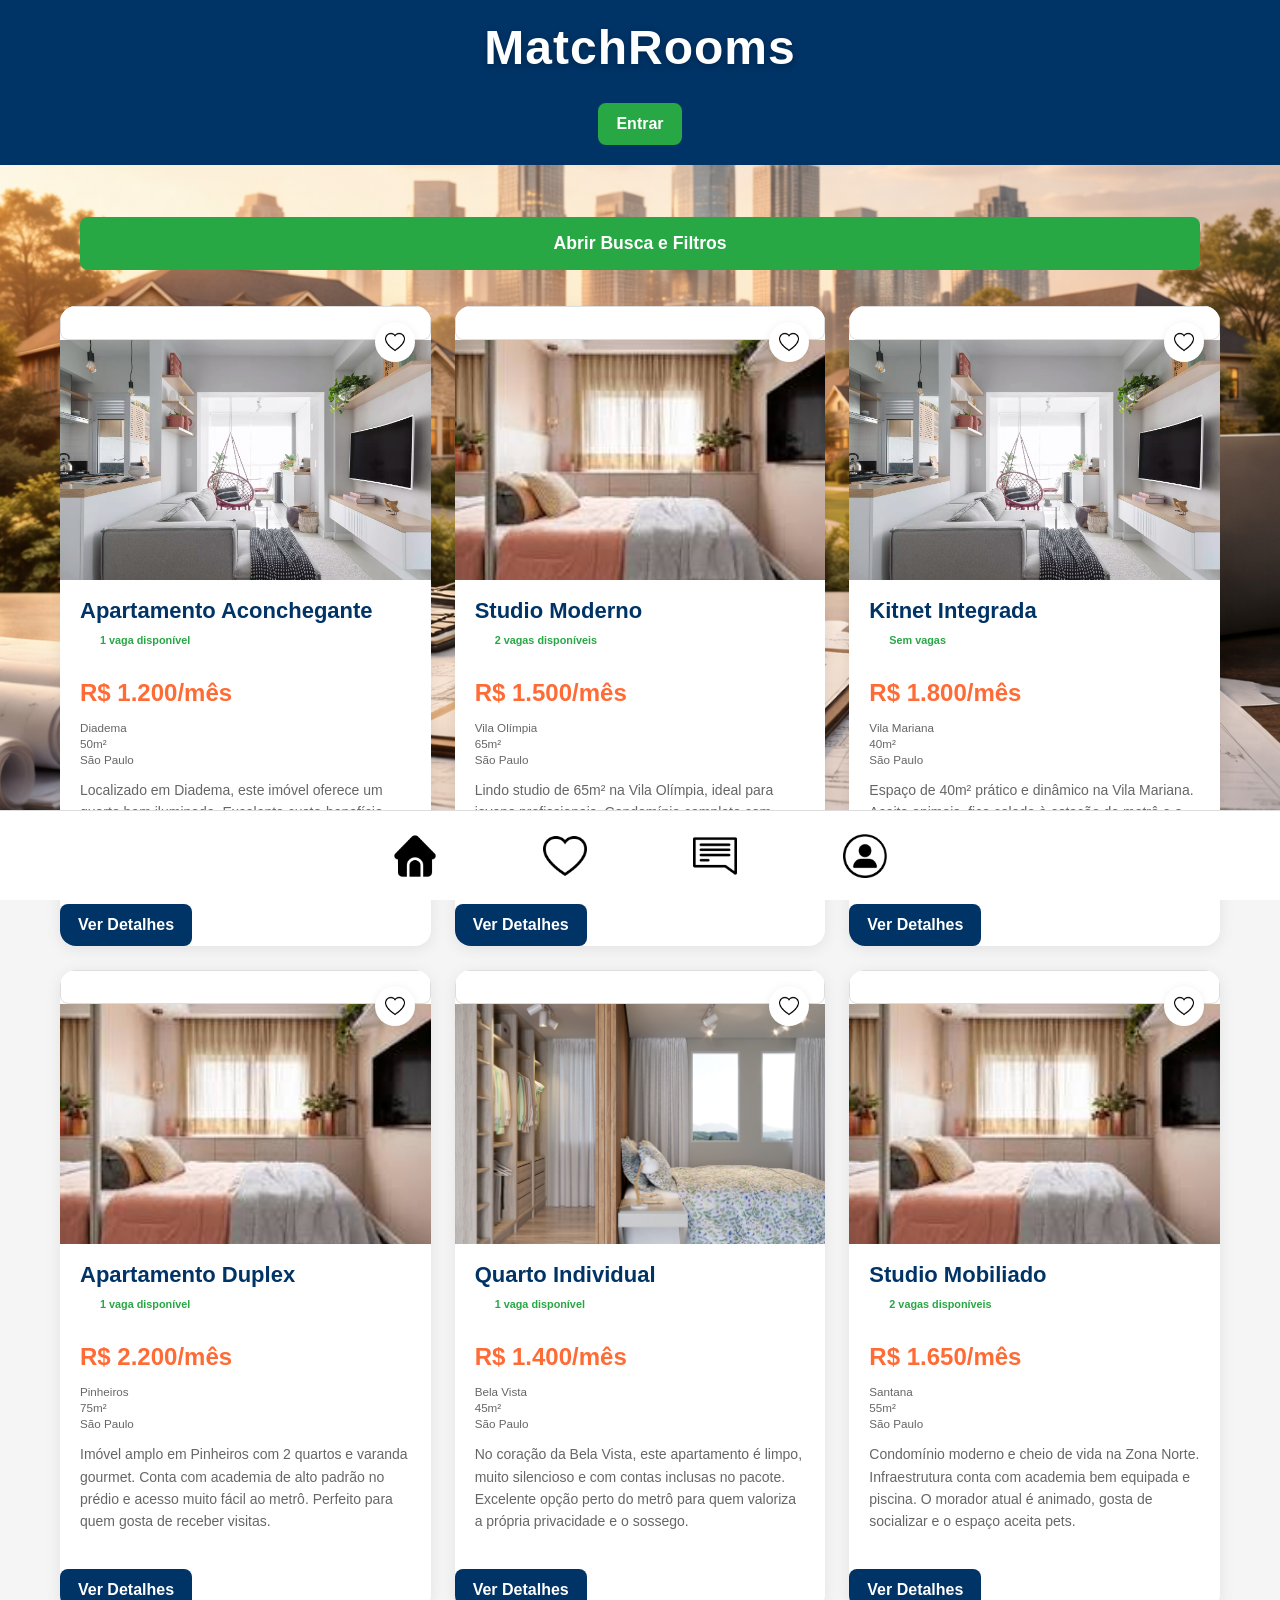
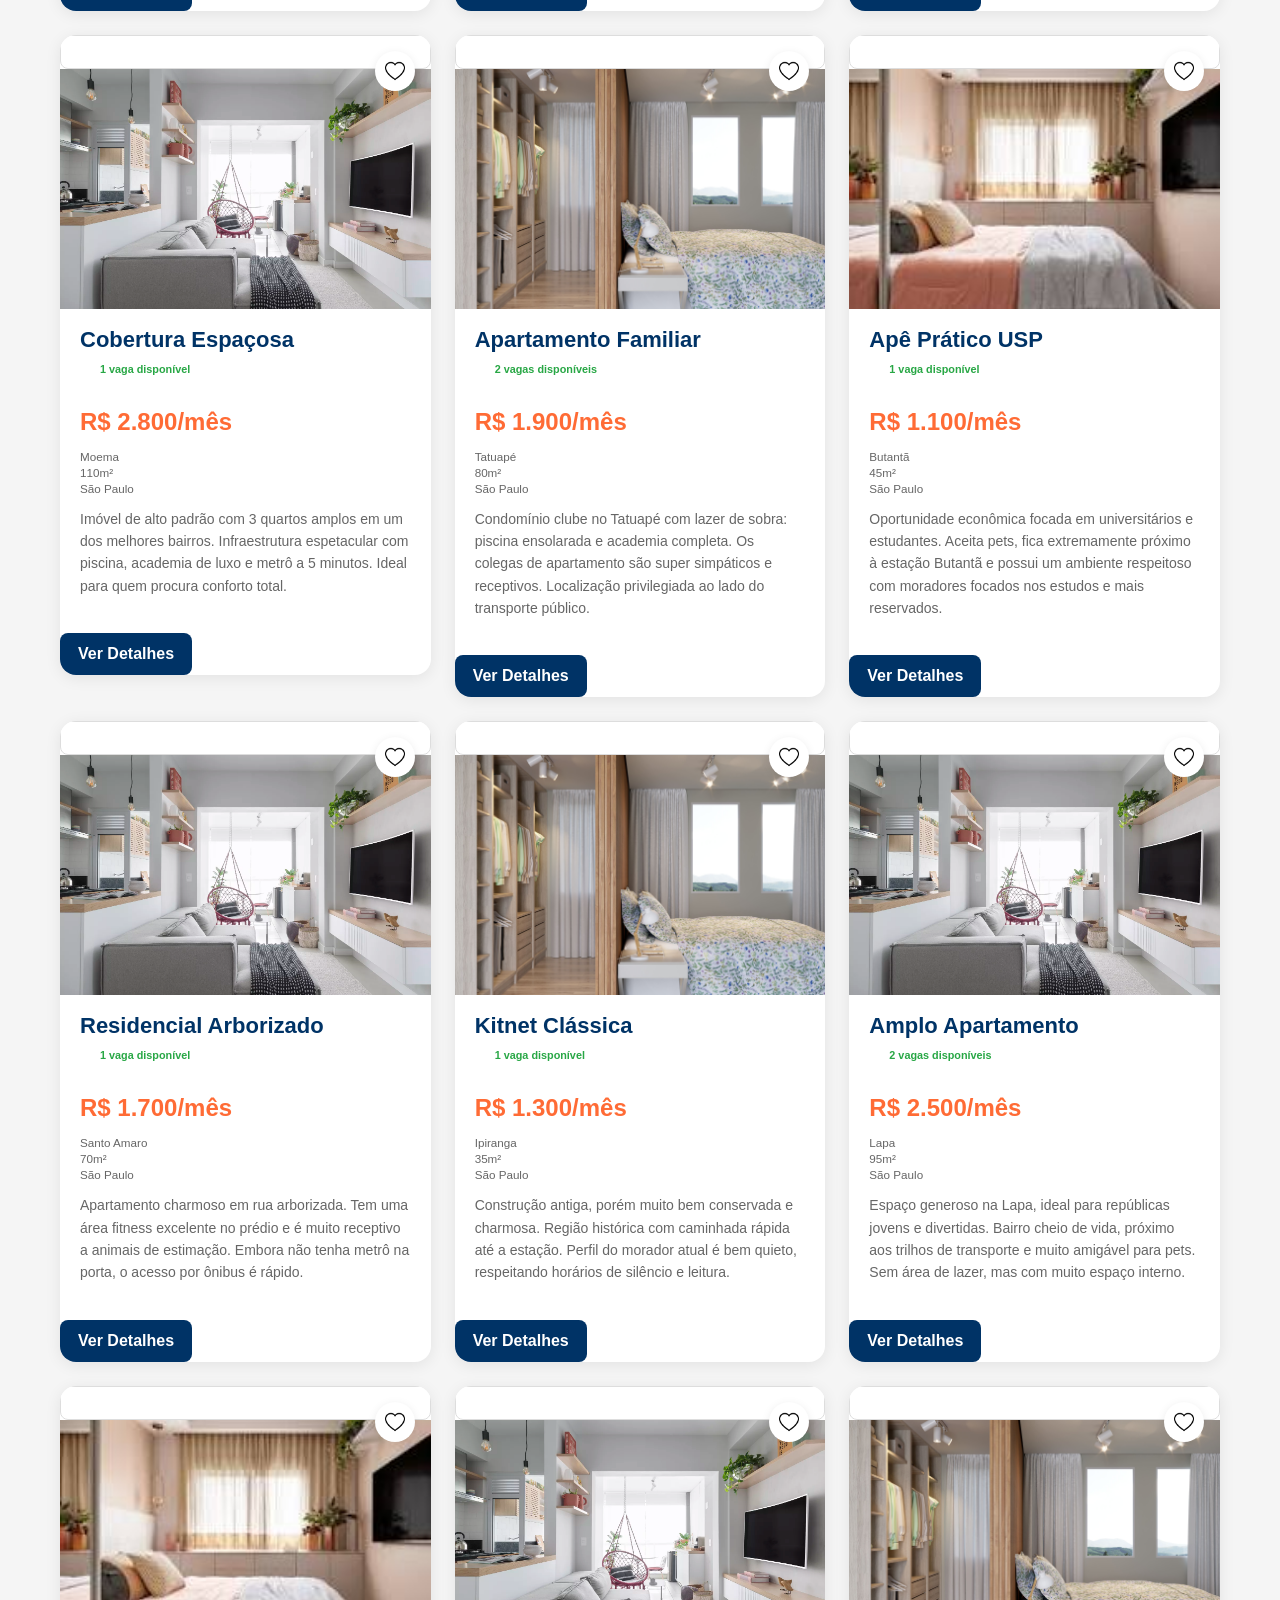
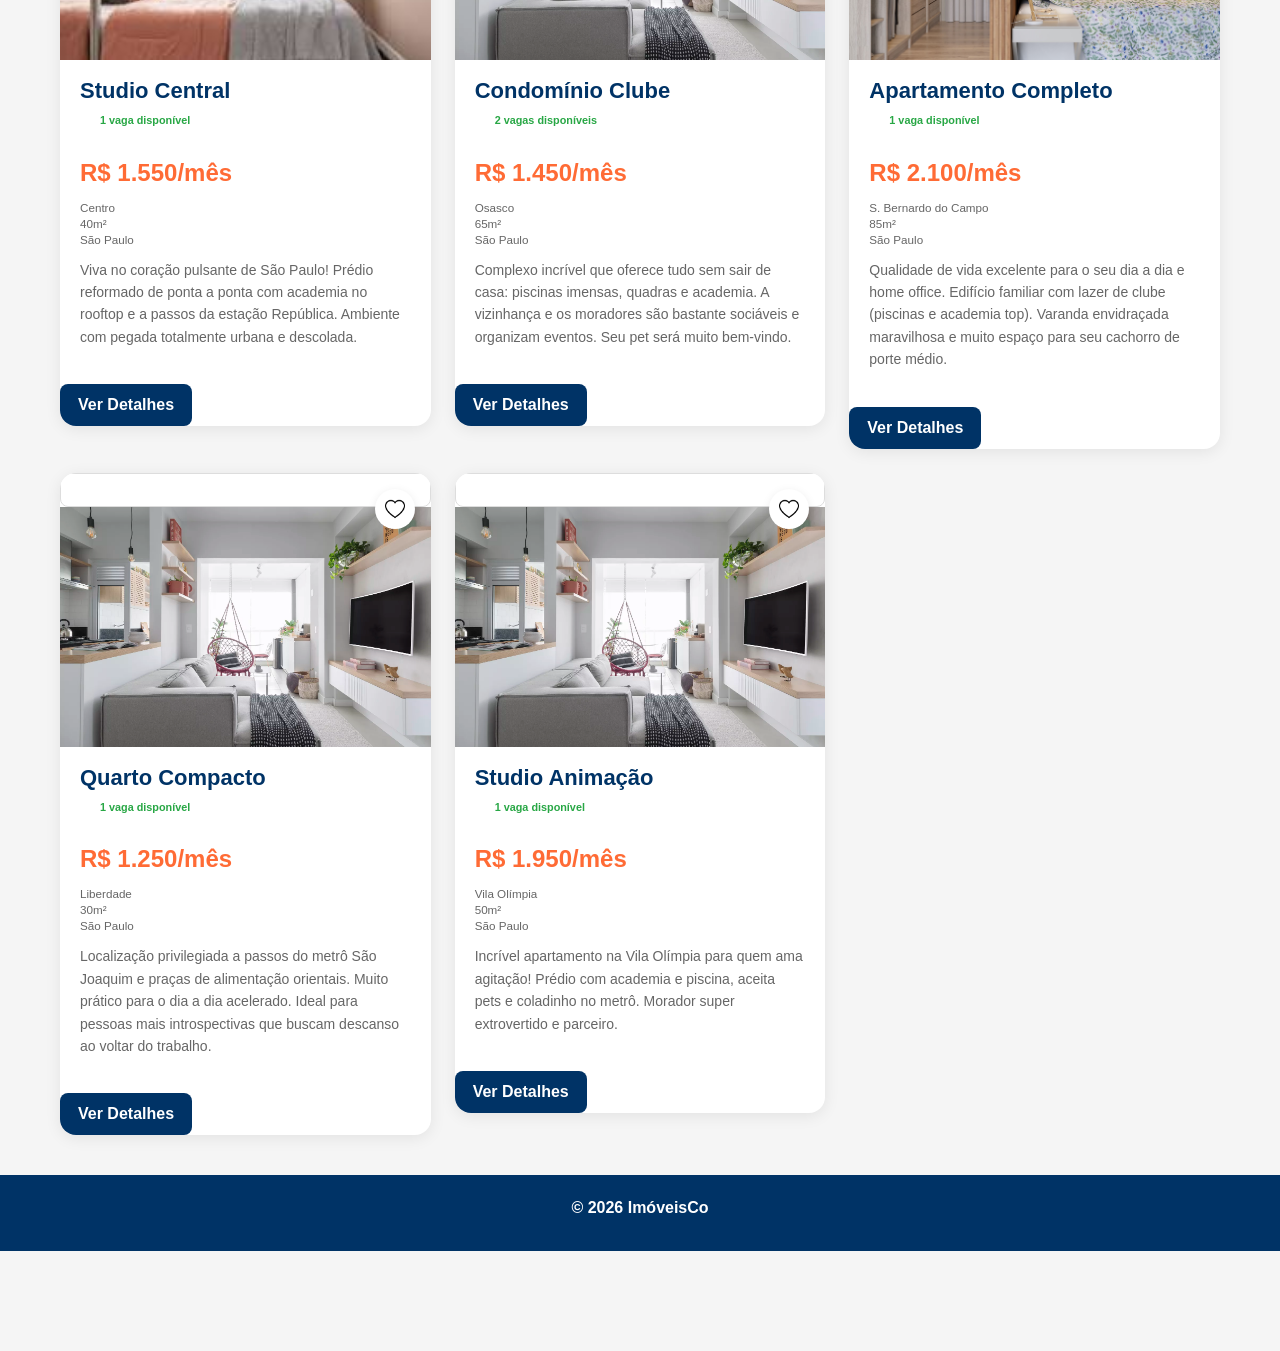
<file: index.html>
﻿<!DOCTYPE html>
<html lang="pt-BR">
<head>
    <meta charset="UTF-8">

    <meta http-equiv="refresh" content="0; url=teste1.html">

    <meta name="viewport" content="width=device-width, initial-scale=1.0">

    <title>ImóveisCo</title>
</head>

<body>
    <p>
        Redirecionando para
        <a href="teste1.html">Home</a>...
    </p>
    <script src="js/script.js"></script>
</body>
</html>
</file>
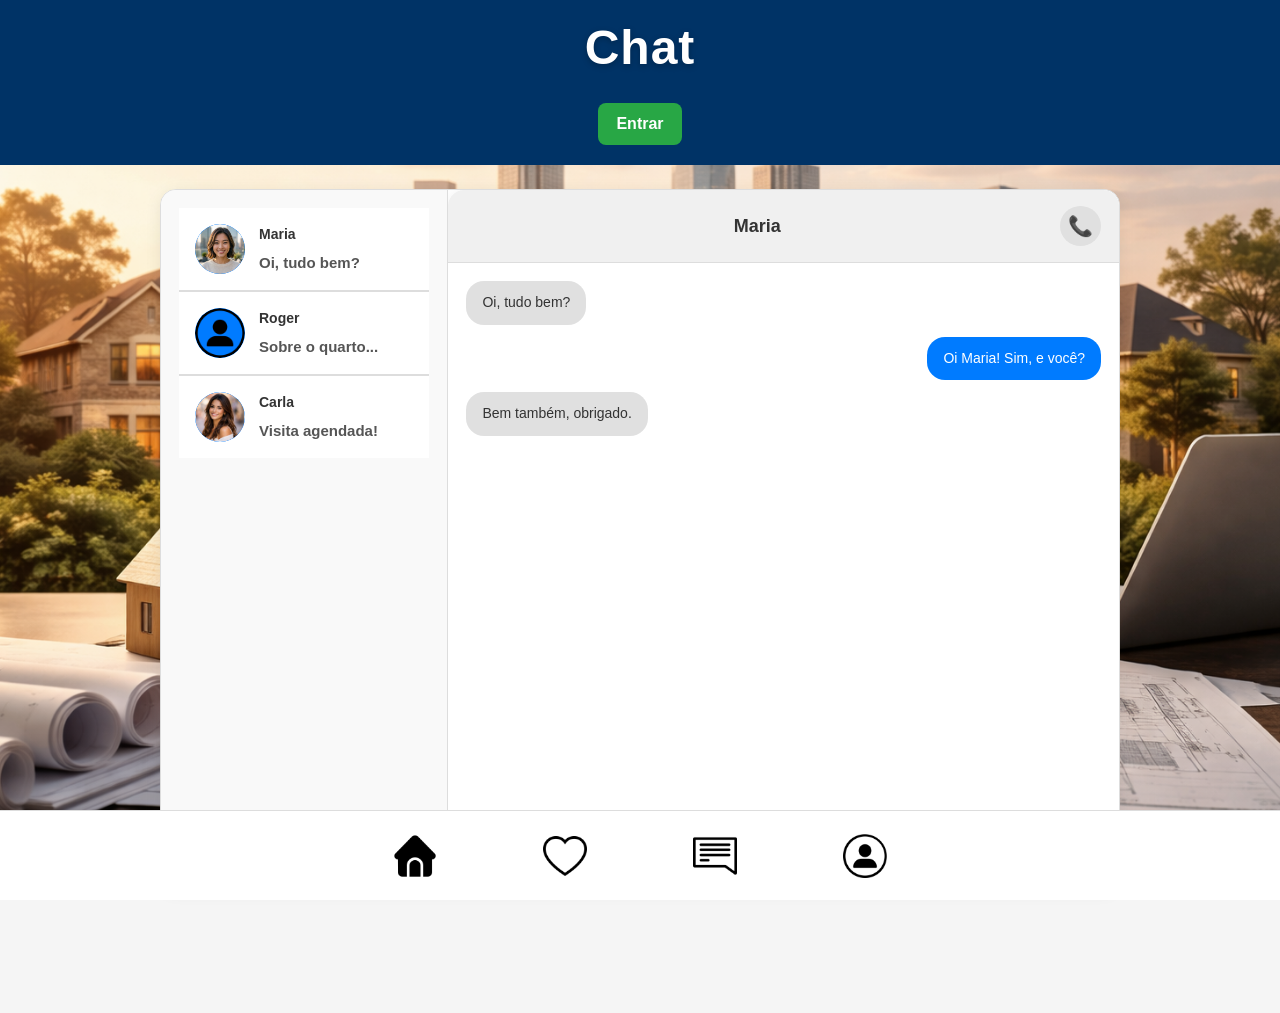
<file: chat.html>
﻿<!DOCTYPE html>
<html lang="pt-BR">

<head>
    <meta charset="UTF-8">
    <meta name="viewport" content="width=device-width, initial-scale=1.0">
    <title>ImóveisCo - Chat</title>
    <link rel="stylesheet" href="css/styles.css">
</head>

<body>

    <header>
        <h1>Chat</h1>
        <a href="#login" class="button secondary">Entrar</a>
    </header>

    <nav class="top-nav">
        <a href="teste1.html">Home</a>
        <a href="favorites.html">Favoritos</a>
        <a href="chat.html">Chat</a>
        <a href="profile.html">Perfil</a>
    </nav>

    <main>
        <section class="chat-layout">
            <h2 class="sr-only">Conversas</h2>

            <input type="radio" id="conv-none" name="conversation" hidden>
            <input type="radio" id="conv-maria" name="conversation" checked hidden>
            <input type="radio" id="conv-roger" name="conversation" hidden>
            <input type="radio" id="conv-carla" name="conversation" hidden>

            <nav class="chat-list" aria-label="Lista de conversas">
                <label for="conv-maria" class="chat-item">
                    <span class="chat-avatar">
                        <img src="imagens/maria.png" alt="Maria">
                    </span>
                    <span class="chat-meta">
                        <span class="chat-name">Maria</span>
                        <span class="chat-preview">Oi, tudo bem?</span>
                    </span>
                </label>

                <label for="conv-roger" class="chat-item">
                    <span class="chat-avatar">
                        <img src="imagens/user.png" alt="Roger">
                    </span>
                    <span class="chat-meta">
                        <span class="chat-name">Roger</span>
                        <span class="chat-preview">Sobre o quarto...</span>
                    </span>
                </label>

                <label for="conv-carla" class="chat-item">
                    <span class="chat-avatar">
                        <img src="imagens/camila.png" alt="Carla">
                    </span>
                    <span class="chat-meta">
                        <span class="chat-name">Carla</span>
                        <span class="chat-preview">Visita agendada!</span>
                    </span>
                </label>
            </nav>

            <section class="chat-content">
                <h2 class="sr-only">Área de mensagens</h2>

                <article class="conversation conversation-maria">
                    <header class="chat-header">
                        <h2>Maria</h2>
                        <label for="call-maria" class="call-icon">📞</label>
                    </header>

                    <input type="checkbox" id="call-maria" class="call-checkbox">
                    <div class="call-screen">
                        <article class="call-card">
                            <div class="call-avatar">
                                <img src="imagens/maria.png" alt="Maria">
                            </div>
                            <h3>Maria</h3>
                            <p class="call-status">Chamando...</p>
                            <div class="call-actions">
                                <label for="call-maria" class="button" style="background: #dc3545;">Desligar</label>
                            </div>
                        </article>
                    </div>

                    <div class="messages">
                        <p class="message left">Oi, tudo bem?</p>
                        <p class="message right">Oi Maria! Sim, e você?</p>
                        <p class="message left">Bem também, obrigado.</p>
                    </div>

                    <form action="#" method="post" class="message-form">
                        <input type="text" name="msg" placeholder="Digite sua mensagem..." required>
                        <button type="submit">Enviar</button>
                    </form>
                </article>

                <article class="conversation conversation-roger">
                    <header class="chat-header">
                        <h2>Roger</h2>
                        <label for="call-roger" class="call-icon">📞</label>
                    </header>

                    <input type="checkbox" id="call-roger" class="call-checkbox">
                    <div class="call-screen">
                        <article class="call-card">
                            <div class="call-avatar">
                                <img src="imagens/user.png" alt="Roger">
                            </div>
                            <h3>Roger</h3>
                            <p class="call-status">Chamando...</p>
                            <div class="call-actions">
                                <label for="call-roger" class="button" style="background: #dc3545;">Desligar</label>
                            </div>
                        </article>
                    </div>

                    <div class="messages">
                        <p class="message left">Sobre o quarto...</p>
                        <p class="message right">Qual quarto?</p>
                        <p class="message left">O Quarto 1, está disponível?</p>
                    </div>

                    <form action="#" method="post" class="message-form">
                        <input type="text" name="msg" placeholder="Digite sua mensagem..." required>
                        <button type="submit">Enviar</button>
                    </form>
                </article>

                <article class="conversation conversation-carla">
                    <header class="chat-header">
                        <h2>Carla</h2>
                        <label for="call-carla" class="call-icon">📞</label>
                    </header>

                    <input type="checkbox" id="call-carla" class="call-checkbox">
                    <div class="call-screen">
                        <article class="call-card">
                            <div class="call-avatar">
                                <img src="imagens/camila.png" alt="Carla">
                            </div>
                            <h3>Carla</h3>
                            <p class="call-status">Chamando...</p>
                            <div class="call-actions">
                                <label for="call-carla" class="button" style="background: #dc3545;">Desligar</label>
                            </div>
                        </article>
                    </div>

                    <div class="messages">
                        <p class="message left">Visita agendada!</p>
                        <p class="message right">Perfeito, até amanhã.</p>
                    </div>

                    <form action="#" method="post" class="message-form">
                        <input type="text" name="msg" placeholder="Digite sua mensagem..." required>
                        <button type="submit">Enviar</button>
                    </form>
                </article>

            </section>
        </section>
    </main>

    <nav id="bottom-nav" aria-label="Navegação inferior">
        <ul>
            <li>
                <a href="teste1.html">
                    <img src="imagens/home.png" alt="Home">
                </a>
            </li>
            <li>
                <a href="favorites.html">
                    <img src="imagens/like.png" alt="Favoritos">
                </a>
            </li>
            <li>
                <a href="chat.html">
                    <img src="imagens/messagens.png" alt="Chat">
                </a>
            </li>
            <li>
                <a href="profile.html">
                    <img src="imagens/user.png" alt="Perfil">
                </a>
            </li>
        </ul>
    </nav>

    <section id="login" class="modal">
        <h2 class="sr-only">Login</h2>
        <section class="modal-content">
            <a href="#" class="close">&times;</a>
            <h2>Login</h2>
            <form>
                <label>
                    Email
                    <input type="email" required>
                </label>
                <label>
                    Senha
                    <input type="password" required>
                </label>
                <button type="submit" class="button">Entrar</button>
            </form>
            <p>
                <a href="#register" class="button secondary">Cadastrar</a>
            </p>
        </section>
    </section>

    <section id="register" class="modal">
        <h2 class="sr-only">Cadastro</h2>
        <section class="modal-content">
            <a href="#" class="close">&times;</a>
            <h2>Cadastro</h2>
            <form>
                <label>
                    Nome
                    <input type="text" required>
                </label>
                <label>
                    Email
                    <input type="email" required>
                </label>
                <label>
                    Senha
                    <input type="password" required>
                </label>
                <label>
                    Confirmar Senha
                    <input type="password" required>
                </label>
                <button type="submit" class="button">Cadastrar</button>
            </form>
        </section>
    </section>
    
    <script src="js/script.js"></script>
</body>

</html>
</file>
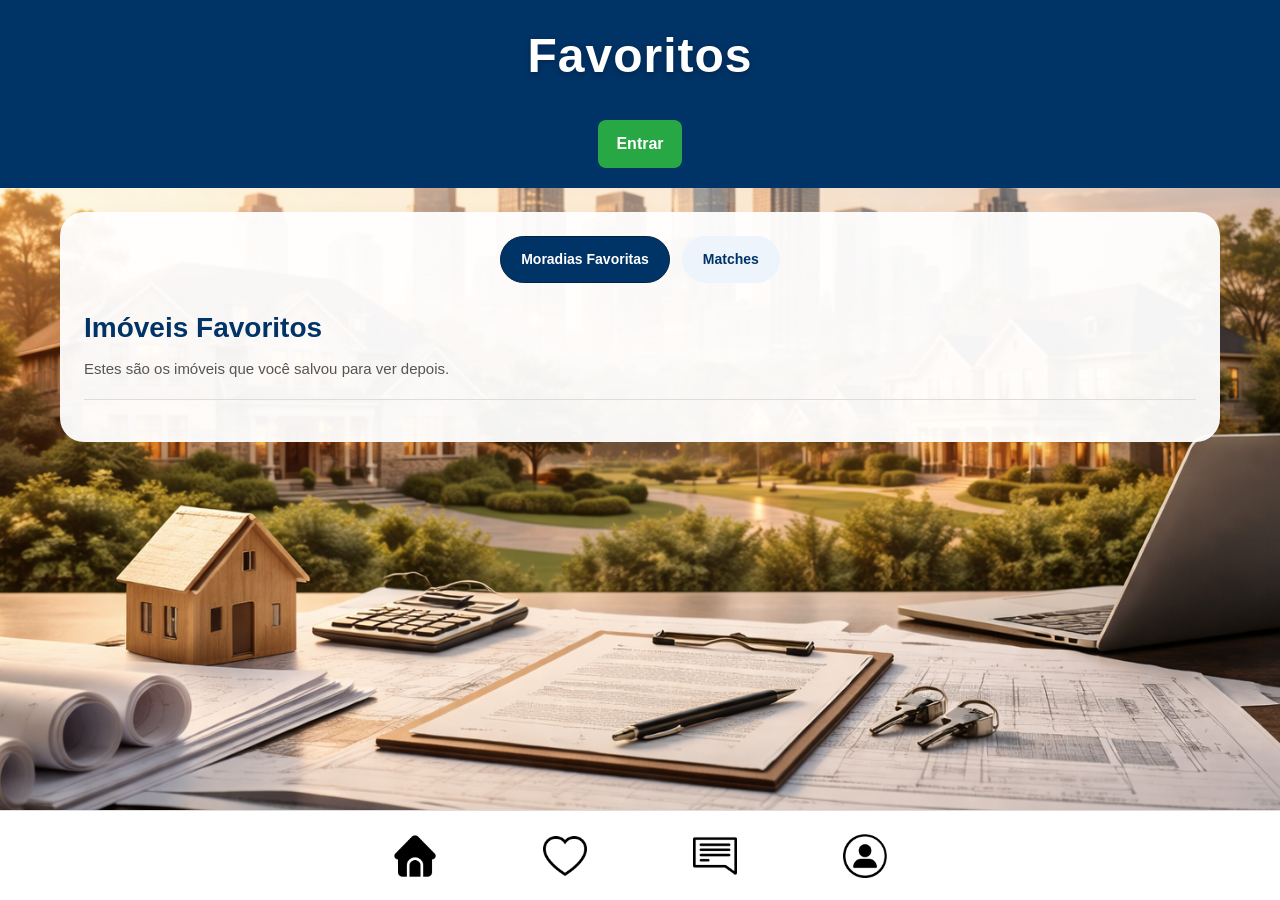
<file: favorites.html>
﻿<!DOCTYPE html>
<html lang="pt-BR">

<head>
    <meta charset="UTF-8">
    <meta name="viewport" content="width=device-width, initial-scale=1.0">

    <title>ImóveisCo - Favoritos</title>

    <link rel="stylesheet" href="css/reset.css">
    <link rel="stylesheet" href="css/styles.css">
</head>

<body>

    <header>
        <h1>Favoritos</h1>

        <a href="#login" class="button secondary">
            Entrar
        </a>
    </header>

    <nav class="top-nav">
        <a href="teste1.html">Home</a>
        <a href="favorites.html">Favoritos</a>
        <a href="chat.html">Chat</a>
        <a href="profile.html">Perfil</a>
    </nav>

    <main>

        <section class="tabs">

            <h2 class="sr-only">
                Área de favoritos
            </h2>

            <input type="radio"
                   id="tab-moradias"
                   name="favorite-tab"
                   checked
                   hidden>

            <input type="radio"
                   id="tab-matches"
                   name="favorite-tab"
                   hidden>

            <section class="tab-buttons">

                <h2 class="sr-only">
                    Seleção de abas
                </h2>

                <label for="tab-moradias"
                       class="tab-label">
                    Moradias Favoritas
                </label>

                <label for="tab-matches"
                       class="tab-label">
                    Matches
                </label>

            </section>

            <section class="tab-content tab-moradias">

                <h2 class="sr-only">
                    Conteúdo de imóveis favoritos
                </h2>

                <section class="section-title">

                    <h2>
                        Imóveis Favoritos
                    </h2>

                    <p>
                        Estes são os imóveis que você salvou para ver depois.
                    </p>

                </section>

                <article>

                    <input type="checkbox"
                           id="fav-1"
                           class="favorite-checkbox">

                    <label for="fav-1"
                           class="star">

                        <span class="sr-only">
                            Favoritar
                        </span>

                    </label>

                    <figure>
                        <img src="imagens/quarto1.jpg"
                             alt="Apartamento Favorito">
                    </figure>

                    <h2>
                        Apartamento Favorito
                    </h2>

                    <p>
                        Localizado em Diadema, 50m² com quarto mobiliado e ótima iluminação.
                    </p>

                    <a href="teste1.html#property-1"
                       class="button">
                        Ver Detalhes
                    </a>

                </article>

                <article>

                    <input type="checkbox"
                           id="fav-2"
                           class="favorite-checkbox">

                    <label for="fav-2"
                           class="star">

                        <span class="sr-only">
                            Favoritar
                        </span>

                    </label>

                    <figure>
                        <img src="imagens/quarto2.jpg"
                             alt="Estúdio Favorito">
                    </figure>

                    <h2>
                        Estúdio Favorito
                    </h2>

                    <p>
                        Estúdio moderno em Vila Olímpia com varanda e suíte privativa.
                    </p>

                    <a href="teste1.html#property-2"
                       class="button">
                        Ver Detalhes
                    </a>

                </article>

            </section>

            <section class="tab-content tab-matches">

                <h2 class="sr-only">
                    Conteúdo de matches
                </h2>

                <section class="section-title">

                    <h2>
                        Matches
                    </h2>

                    <p>
                        Veja os moradores com maior compatibilidade para o seu perfil.
                    </p>

                </section>

                <section id="match-list"
                         class="matches-grid">

                    <h3>
                        Lista de Matches
                    </h3>

                </section>

                <p id="no-matches"
                   class="empty-state">

                    Nenhum match ainda.
                    Volte à home e clique em “Match”
                    em algum morador.

                </p>

            </section>

        </section>

    </main>

    <nav id="bottom-nav"
         aria-label="Navegação inferior">

        <ul>

            <li>

                <a href="teste1.html">

                    <img src="imagens/home.png"
                         alt="Home">

                </a>

            </li>

            <li>

                <a href="favorites.html">

                    <img src="imagens/like.png"
                         alt="Favoritos">

                </a>

            </li>

            <li>

                <a href="chat.html">

                    <img src="imagens/messagens.png"
                         alt="Chat">

                </a>

            </li>

            <li>

                <a href="profile.html">

                    <img src="imagens/user.png"
                         alt="Perfil">

                </a>

            </li>

        </ul>

    </nav>

    <section id="login"
             class="modal">

        <h2 class="sr-only">
            Login
        </h2>

        <section class="modal-content">

            <a href="#"
               class="close">
                &times;
            </a>

            <h2>
                Login
            </h2>

            <form>

                <label for="login-email">
                    Email
                </label>

                <input type="email"
                       id="login-email"
                       required>

                <label for="login-password">
                    Senha
                </label>

                <input type="password"
                       id="login-password"
                       required>

                <button type="submit"
                        class="button">

                    Entrar

                </button>

            </form>

        </section>

    </section>

    <script src="js/script.js"></script>

</body>

</html>
</file>
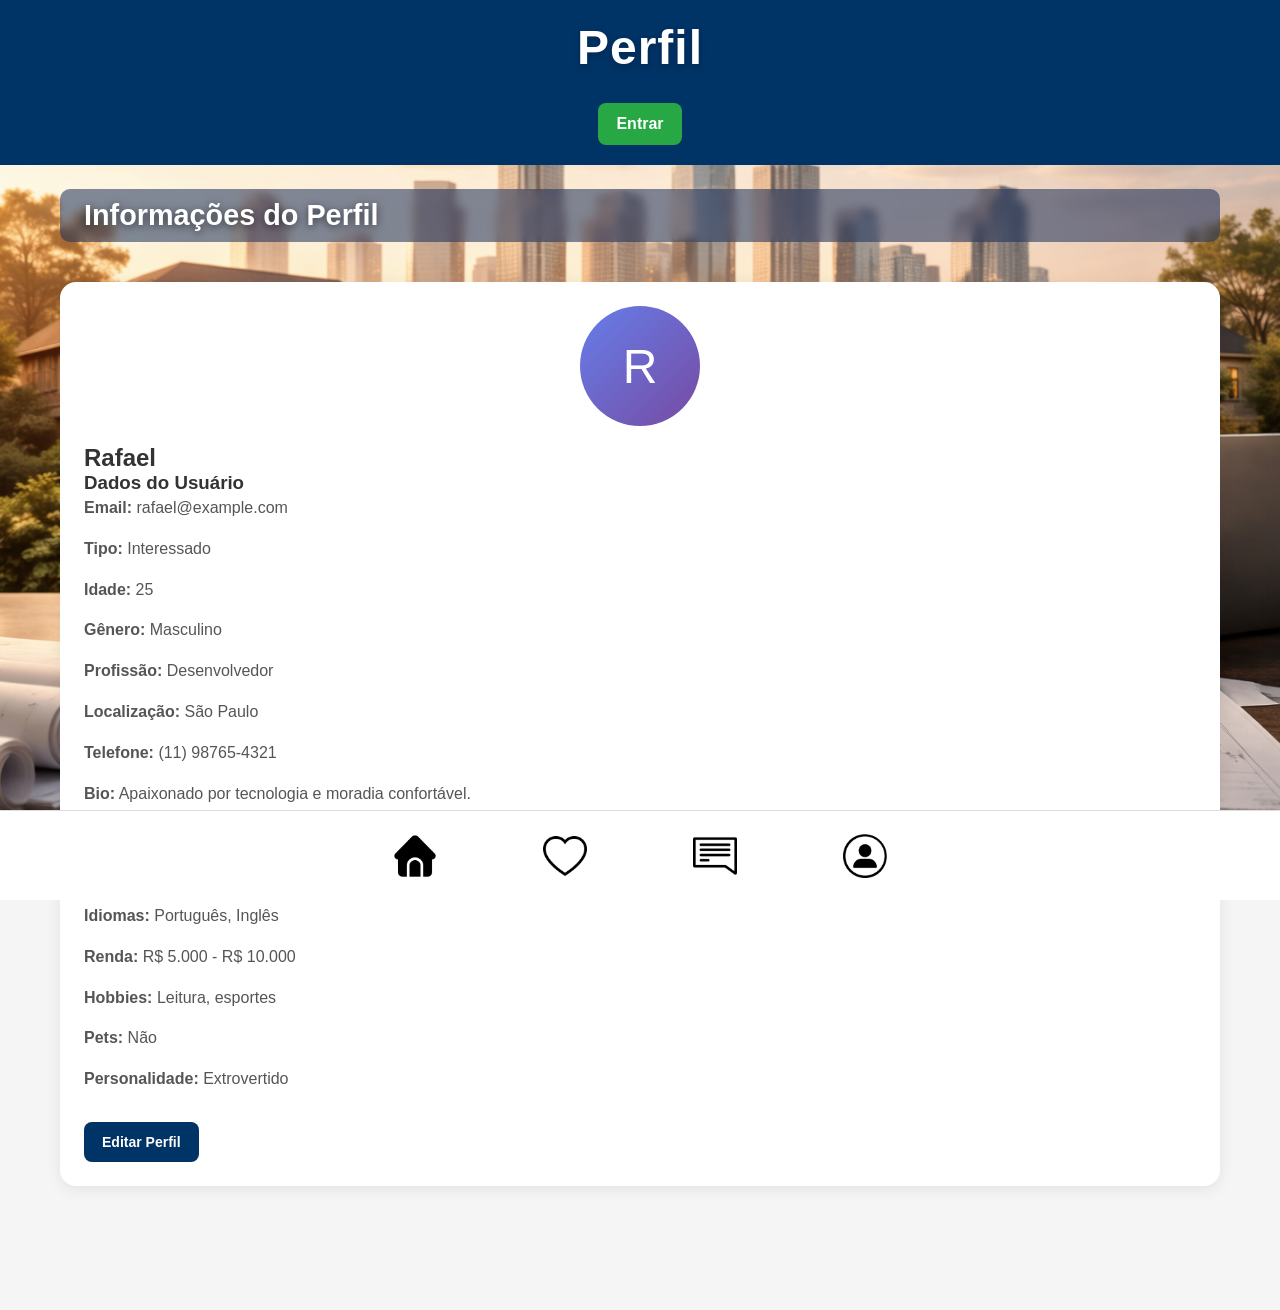
<file: profile.html>
﻿<!DOCTYPE html>
<html lang="pt-BR">

<head>
    <meta charset="UTF-8">
    <meta name="viewport" content="width=device-width, initial-scale=1.0">
    <title>ImóveisCo - Perfil</title>

    <link rel="stylesheet" href="css/styles.css">
</head>

<body>

    <header>
        <h1>Perfil</h1>

        <a href="#login"
           class="button secondary">
            Entrar
        </a>
    </header>

    <nav class="top-nav">
        <a href="teste1.html">Home</a>
        <a href="favorites.html">Favoritos</a>
        <a href="chat.html">Chat</a>
        <a href="profile.html">Perfil</a>
    </nav>

    <main>

        <input type="checkbox"
               id="edit-profile-toggle"
               hidden>

        <section class="profile-content">

            <h2>
                Informações do Perfil
            </h2>

            <section class="profile-card">

                <h2 class="sr-only">
                    Cartão de perfil
                </h2>

                <span class="profile-avatar">
                    R
                </span>

                <h2>
                    Rafael
                </h2>

                <section class="profile-info">

                    <h3>
                        Dados do Usuário
                    </h3>

                    <p><strong>Email:</strong> rafael@example.com</p>
                    <p><strong>Tipo:</strong> Interessado</p>
                    <p><strong>Idade:</strong> 25</p>
                    <p><strong>Gênero:</strong> Masculino</p>
                    <p><strong>Profissão:</strong> Desenvolvedor</p>
                    <p><strong>Localização:</strong> São Paulo</p>
                    <p><strong>Telefone:</strong> (11) 98765-4321</p>
                    <p><strong>Bio:</strong> Apaixonado por tecnologia e moradia confortável.</p>
                    <p><strong>Estado Civil:</strong> Solteiro</p>
                    <p><strong>Experiência:</strong> 5 anos em desenvolvimento</p>
                    <p><strong>Idiomas:</strong> Português, Inglês</p>
                    <p><strong>Renda:</strong> R$ 5.000 - R$ 10.000</p>
                    <p><strong>Hobbies:</strong> Leitura, esportes</p>
                    <p><strong>Pets:</strong> Não</p>
                    <p><strong>Personalidade:</strong> Extrovertido</p>

                </section>

                <label for="edit-profile-toggle"
                       class="button">
                    Editar Perfil
                </label>

            </section>

            <section class="profile-form">

                <h2>
                    Editar Perfil
                </h2>

                <form id="profile-form">


                    <label for="edit-email">
                        Email
                    </label>

                    <input type="email"
                           id="edit-email"
                           value="rafael@example.com">

                    <label for="edit-gender">
                        Sexo
                    </label>

                    <select id="edit-gender">
                        <option selected>Masculino</option>
                        <option>Feminino</option>
                        <option>Outro</option>
                    </select>

                    <label for="edit-age">
                        Idade
                    </label>

                    <input type="number"
                           id="edit-age"
                           value="25"
                           min="18"
                           max="100">

                    <label for="edit-profession">
                        Profissão
                    </label>

                    <input type="text"
                           id="edit-profession"
                           value="Desenvolvedor">

                    <label for="edit-location">
                        Localização
                    </label>

                    <input type="text"
                           id="edit-location"
                           value="São Paulo">

                    <label for="edit-phone">
                        Telefone
                    </label>

                    <input type="tel"
                           id="edit-phone"
                           value="(11) 98765-4321">

                    <label for="edit-bio">
                        Bio Pessoal
                    </label>

                    <textarea id="edit-bio">Apaixonado por tecnologia e moradia confortável.</textarea>

                    <label for="edit-marital">
                        Estado Civil
                    </label>

                    <select id="edit-marital">
                        <option selected>Solteiro(a)</option>
                        <option>Relacionada(o)</option>
                        <option>Casado(a)</option>
                        <option>Divorciado(a)</option>
                    </select>

                    <label for="edit-experience">
                        Experiência Profissional
                    </label>

                    <input type="text"
                           id="edit-experience"
                           value="5 anos em desenvolvimento">

                    <label for="edit-languages">
                        Idiomas
                    </label>

                    <input type="text"
                           id="edit-languages"
                           value="Português, Inglês">

                    <label for="edit-income">
                        Faixa de Renda
                    </label>

                    <select id="edit-income">
                        <option>Até R$ 2.000</option>
                        <option selected>R$ 2.000 - R$ 5.000</option>
                        <option>R$ 5.000 - R$ 10.000</option>
                        <option>R$ 10.000 - R$ 20.000</option>
                        <option>Acima de R$ 20.000</option>
                    </select>

                    <label for="edit-hobbies">
                        Hobbies
                    </label>

                    <input type="text"
                           id="edit-hobbies"
                           value="Leitura, esportes">

                    <fieldset>

                        <legend>
                            Gosta de pets?
                        </legend>

                        <label for="edit-pets-yes">
                            <input type="radio"
                                   id="edit-pets-yes"
                                   name="pets"
                                   checked>
                            Sim
                        </label>

                        <label for="edit-pets-no">
                            <input type="radio"
                                   id="edit-pets-no"
                                   name="pets">
                            Não
                        </label>

                    </fieldset>

                    <fieldset>

                        <legend>
                            Personalidade
                        </legend>

                        <label for="edit-personality-extroverted">
                            <input type="radio"
                                   id="edit-personality-extroverted"
                                   name="personality"
                                   checked>
                            Extrovertido
                        </label>

                        <label for="edit-personality-introverted">
                            <input type="radio"
                                   id="edit-personality-introverted"
                                   name="personality">
                            Introvertido
                        </label>

                    </fieldset>

                    <button type="submit"
                             class="button">
                        Salvar Alterações
                    </button>

                    <label for="edit-profile-toggle"
                           class="button secondary">
                        Cancelar
                    </label>

                </form>

            </section>

        </section>

    </main>

    <nav id="bottom-nav"
         aria-label="Navegação inferior">

        <ul>

            <li>
                <a href="teste1.html">
                    <img src="imagens/home.png"
                         alt="Home">
                </a>
            </li>

            <li>
                <a href="favorites.html">
                    <img src="imagens/like.png"
                         alt="Favoritos">
                </a>
            </li>

            <li>
                <a href="chat.html">
                    <img src="imagens/messagens.png"
                         alt="Chat">
                </a>
            </li>

            <li>
                <a href="profile.html">
                    <img src="imagens/user.png"
                         alt="Perfil">
                </a>
            </li>

        </ul>

    </nav>

    <section id="login"
             class="modal">

        <h2 class="sr-only">
            Login
        </h2>

        <section class="modal-content">

            <h2>
                Login
            </h2>

            <a href="#"
               class="close">
                &times;
            </a>

            <form>

                <label for="login-email">
                    Email
                </label>

                <input type="email"
                       id="login-email"
                       required>

                <label for="login-password">
                    Senha
                </label>

                <input type="password"
                       id="login-password"
                       required>

                <button type="submit"
                        class="button">
                    Entrar
                </button>

            </form>

            <p>

                <a href="#register"
                   class="button secondary">
                    Cadastrar
                </a>

            </p>

        </section>

    </section>

    <section id="register"
             class="modal">

        <h2 class="sr-only">
            Cadastro
        </h2>

        <section class="modal-content">

            <h2>
                Cadastro
            </h2>

            <a href="#"
               class="close">
                &times;
            </a>

            <form>

                <label for="register-name">
                    Nome
                </label>

                <input type="text"
                       id="register-name"
                       required>

                <label for="register-email">
                    Email
                </label>

                <input type="email"
                       id="register-email"
                       required>

                <label for="register-password">
                    Senha
                </label>

                <input type="password"
                       id="register-password"
                       required>

                <label for="register-confirm-password">
                    Confirmar Senha
                </label>

                <input type="password"
                       id="register-confirm-password"
                       required>

                <button type="submit"
                        class="button">
                    Cadastrar
                </button>

            </form>

        </section>

    </section>

    <script src="js/script.js"></script>

</body>

</html>
</file>
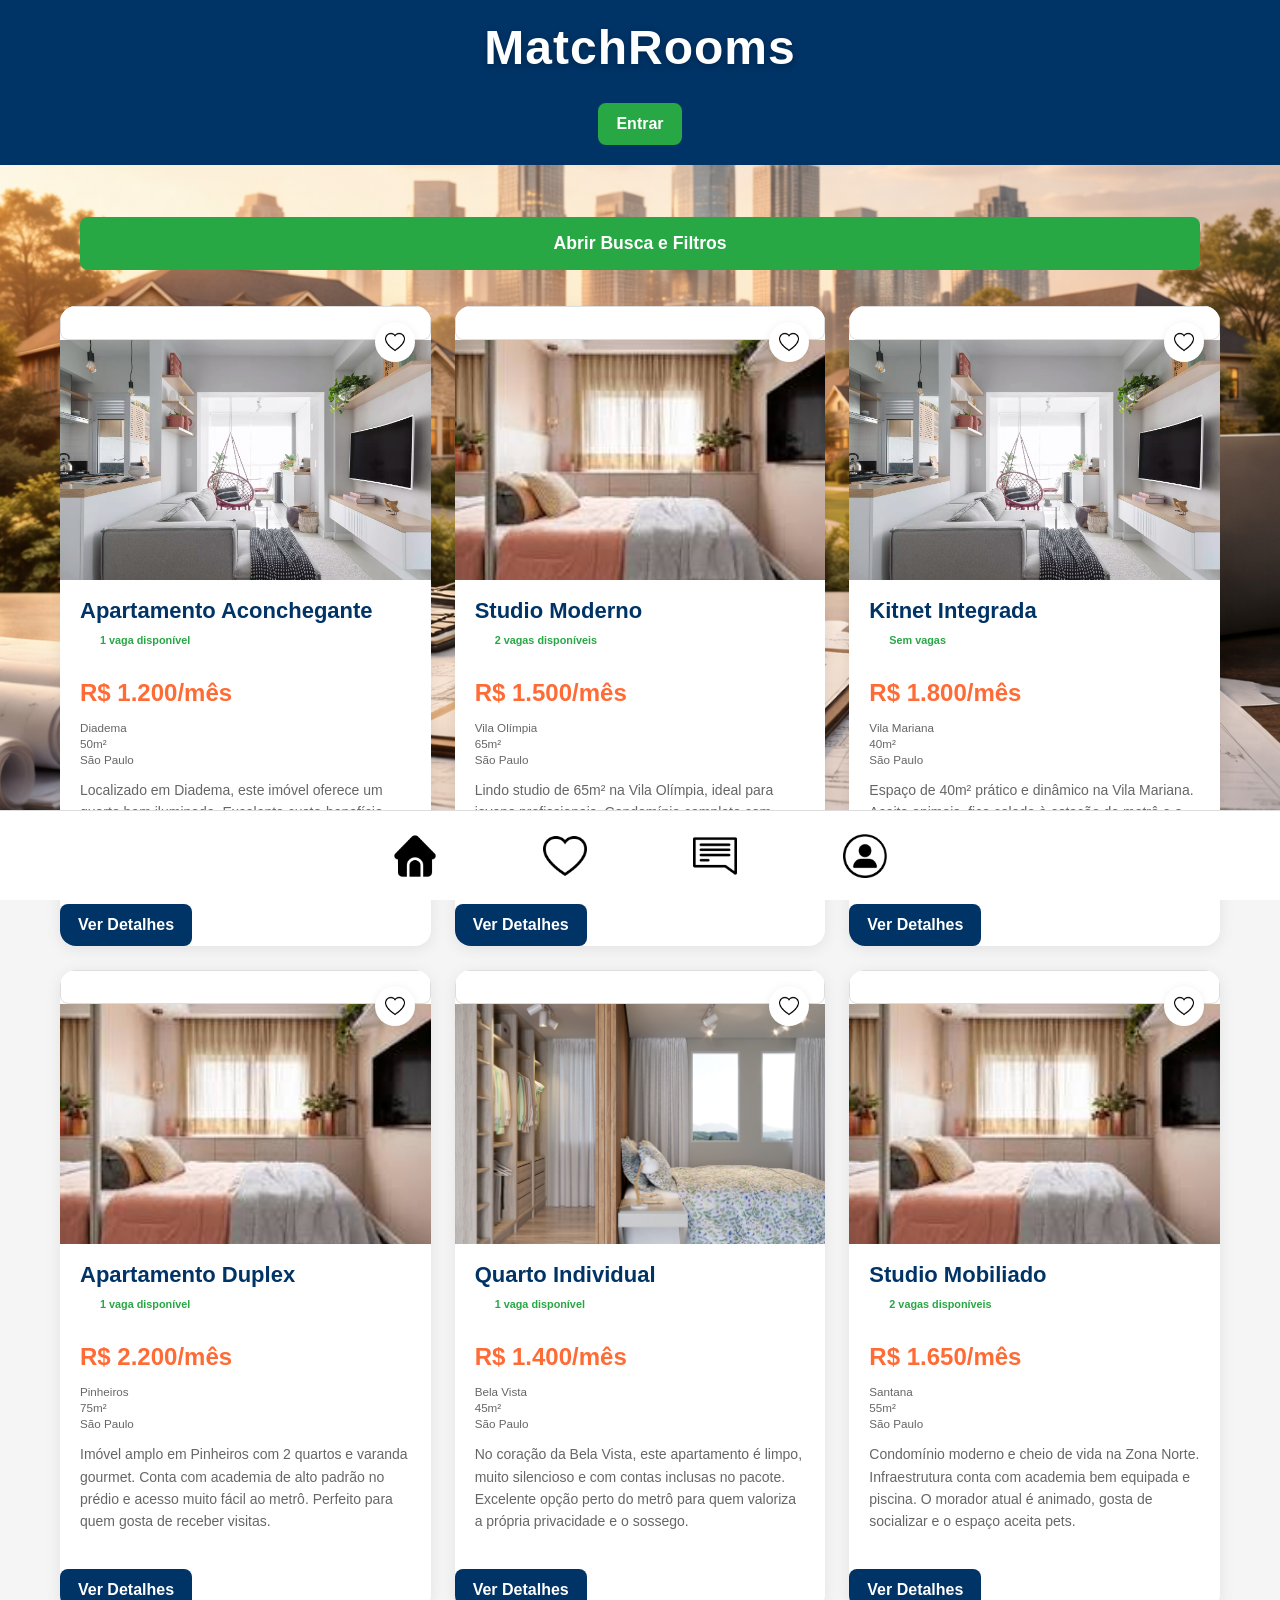
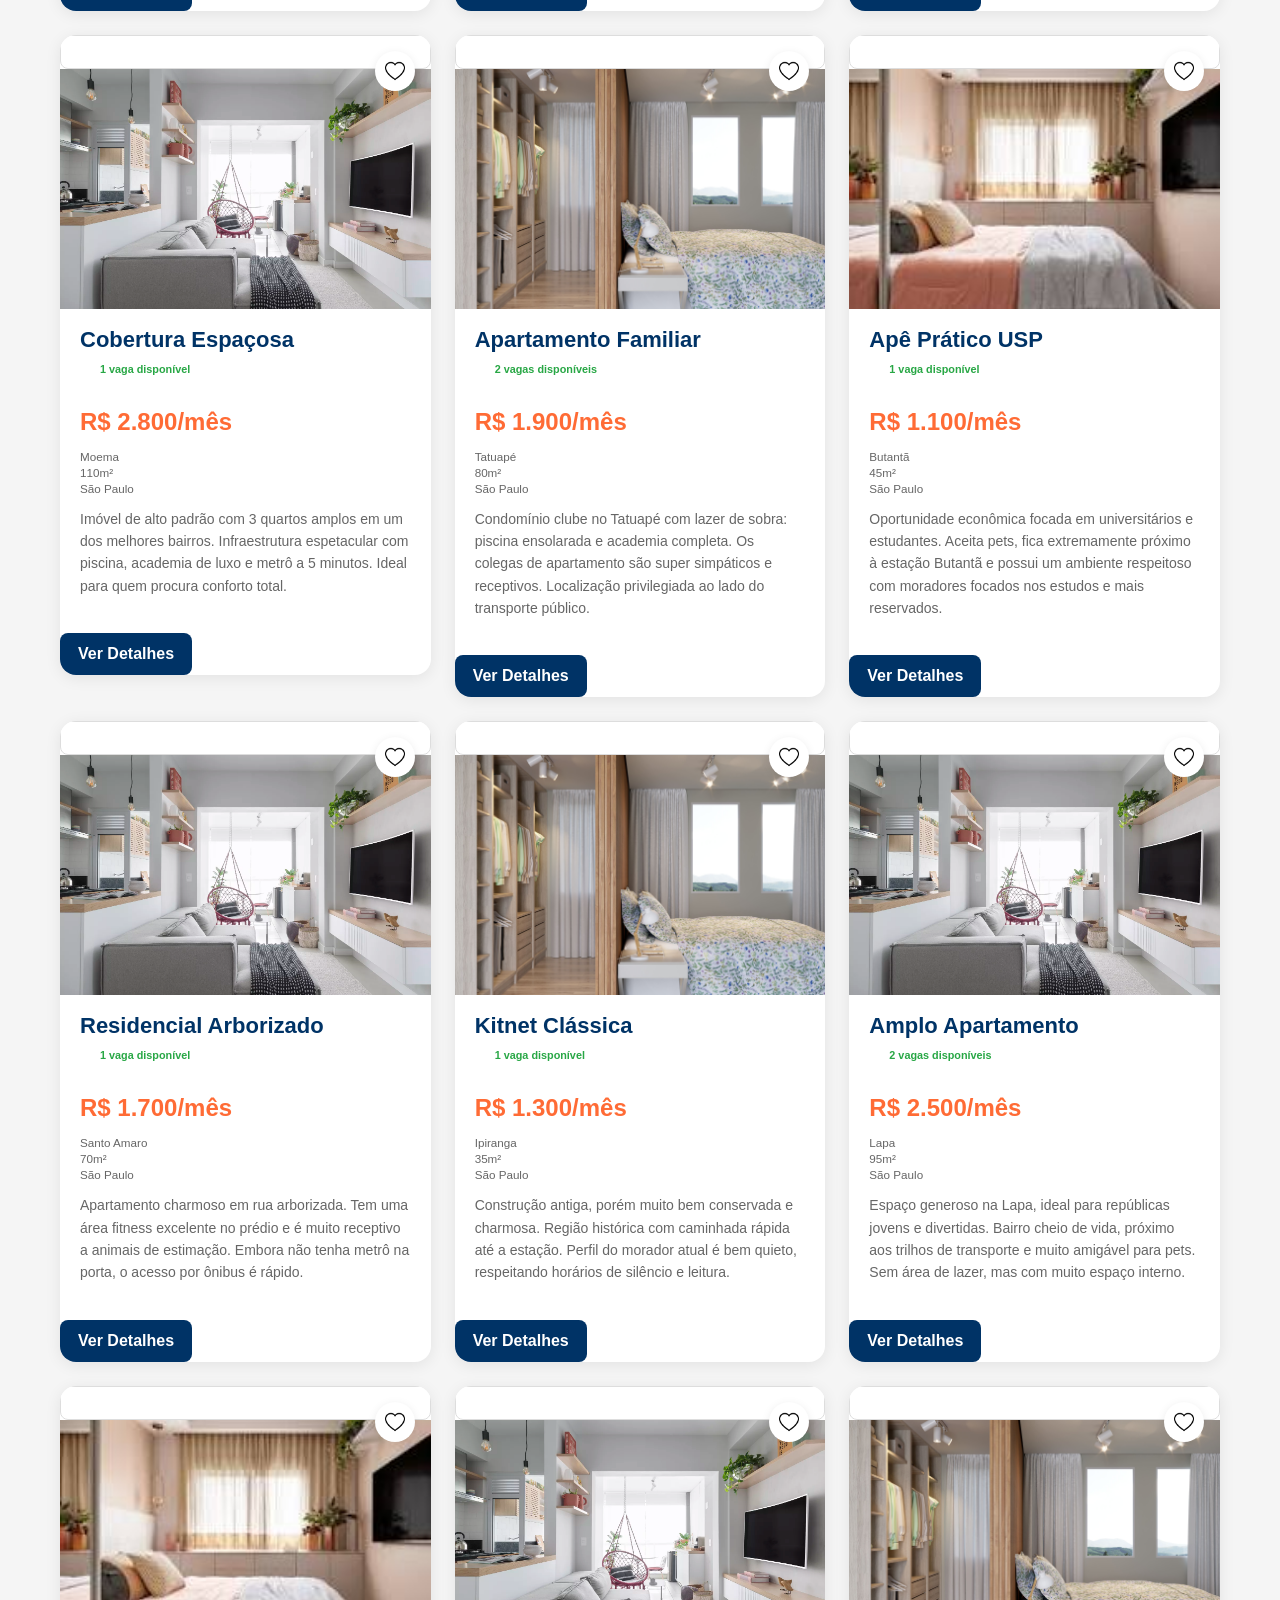
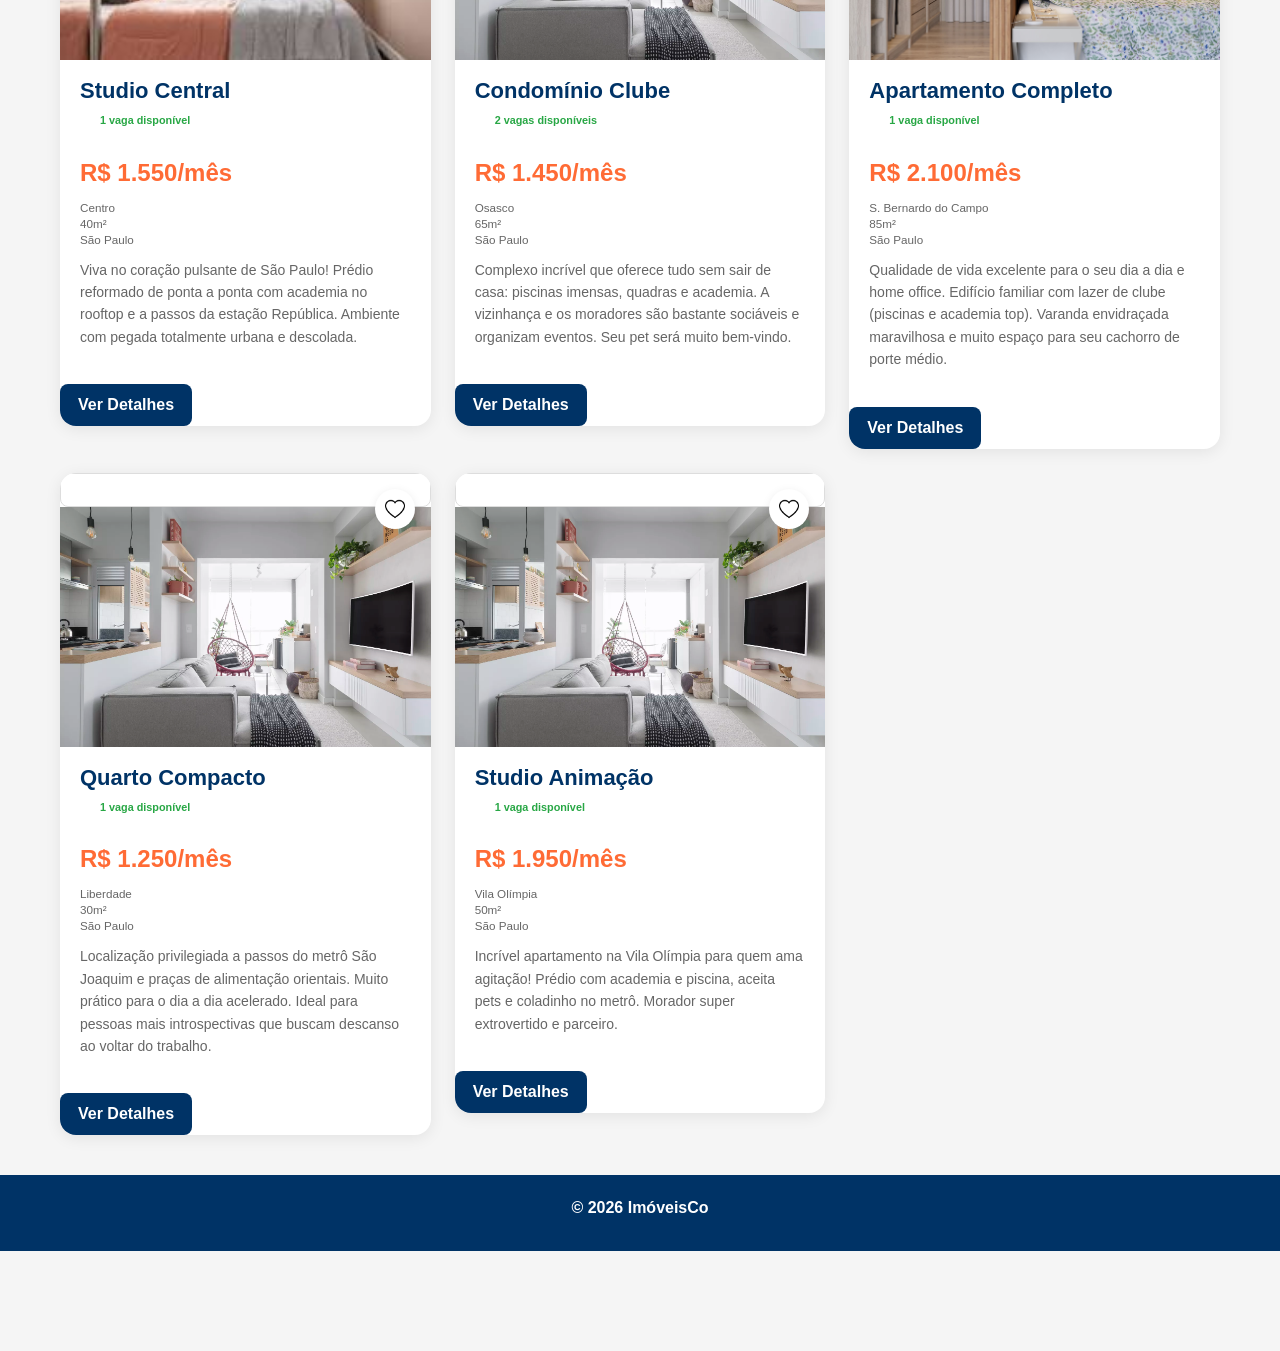
<file: teste1.html>
﻿<!DOCTYPE html>
<html lang="pt-BR">
<head>
    <meta charset="UTF-8">
    <meta name="viewport" content="width=device-width, initial-scale=1.0">
    <title>MatchRooms - Home</title>
    <link rel="stylesheet" href="css/styles.css">
</head>
<body>
    <header>
        <h1>MatchRooms</h1>
        <a href="#login" class="button secondary">Entrar</a>
    </header>

    <nav class="top-nav">
        <ul>
            <li><a href="teste1.html">Home</a></li>
            <li><a href="favorites.html">Favoritos</a></li>
            <li><a href="chat.html">Chat</a></li>
            <li><a href="profile.html">Perfil</a></li>
        </ul>
    </nav>

    <main>
        <div class="toolbar">
            <a href="#filters-modal" class="button secondary" style="width: 100%; justify-content: center; font-size: 1.1rem; padding: 16px;">Abrir Busca e Filtros</a>
        </div>

        <aside id="filters-modal" class="modal">
            <section class="modal-content">
                <a href="#" class="close" aria-label="Fechar modal">&times;</a>
                <h2>Filtrar Imóveis</h2>
                
                <form class="filters-content" action="#">
                    <h2 class="visually-hidden">Opções de Filtro</h2>
                    
                    <fieldset>
                        <legend>Busca por Localização ou Palavra-chave</legend>
                        <input type="search" id="location-search" name="q" placeholder="Ex: Diadema, Studio, Pinheiros...">
                    </fieldset>

                    <fieldset>
                        <legend>Preço</legend>
                        <label for="maxPrice">Preço máximo: R$ 2.000</label>
                        <input type="range" id="maxPrice" name="maxPrice" min="500" max="4000" value="2000" step="100">
                    </fieldset>

                    <fieldset>
                        <legend>Quartos</legend>
                        <ul style="display: flex; gap: 16px; flex-wrap: wrap; list-style: none;">
                            <li><label><input type="checkbox" name="bedrooms" value="1"> 1</label></li>
                            <li><label><input type="checkbox" name="bedrooms" value="2"> 2</label></li>
                            <li><label><input type="checkbox" name="bedrooms" value="3"> 3</label></li>
                            <li><label><input type="checkbox" name="bedrooms" value="4+"> 4+</label></li>
                        </ul>
                    </fieldset>

                    <fieldset>
                        <legend>Pets</legend>
                        <ul style="display: flex; gap: 16px; flex-wrap: wrap; list-style: none;">
                            <li><label><input type="radio" name="pets-filter" value="any" checked> Indiferente</label></li>
                            <li><label><input type="radio" name="pets-filter" value="yes"> Sim</label></li>
                            <li><label><input type="radio" name="pets-filter" value="no"> Não</label></li>
                        </ul>
                    </fieldset>

                    <fieldset>
                        <legend>Academia</legend>
                        <ul style="display: flex; gap: 16px; flex-wrap: wrap; list-style: none;">
                            <li><label><input type="radio" name="gym-filter" value="any" checked> Indiferente</label></li>
                            <li><label><input type="radio" name="gym-filter" value="yes"> Sim</label></li>
                            <li><label><input type="radio" name="gym-filter" value="no"> Não</label></li>
                        </ul>
                    </fieldset>

                    <fieldset>
                        <legend>Próximo ao metrô</legend>
                        <ul style="display: flex; gap: 16px; flex-wrap: wrap; list-style: none;">
                            <li><label><input type="radio" name="subway-filter" value="any" checked> Indiferente</label></li>
                            <li><label><input type="radio" name="subway-filter" value="yes"> Sim</label></li>
                            <li><label><input type="radio" name="subway-filter" value="no"> Não</label></li>
                        </ul>
                    </fieldset>

                    <fieldset>
                        <legend>Moradores</legend>
                        <ul style="display: flex; gap: 16px; flex-wrap: wrap; list-style: none;">
                            <li><label><input type="radio" name="roommates-filter" value="any" checked> Indiferente</label></li>
                            <li><label><input type="radio" name="roommates-filter" value="extroverted"> Extrovertido</label></li>
                            <li><label><input type="radio" name="roommates-filter" value="introverted"> Introvertido</label></li>
                        </ul>
                    </fieldset>

                    <fieldset>
                        <legend>Piscina</legend>
                        <ul style="display: flex; gap: 16px; flex-wrap: wrap; list-style: none;">
                            <li><label><input type="radio" name="pool-filter" value="any" checked> Indiferente</label></li>
                            <li><label><input type="radio" name="pool-filter" value="yes"> Sim</label></li>
                            <li><label><input type="radio" name="pool-filter" value="no"> Não</label></li>
                        </ul>
                    </fieldset>
                    
                    <div class="form-actions" style="justify-content: flex-end; margin-top: 16px;">
                        <button type="reset" class="button secondary">Limpar</button>
                        <button type="submit" class="button">Aplicar Filtros</button>
                    </div>
                </form>
            </section>
        </aside>

        <ul id="listagem">
            <li>
                <article class="property-card" data-price="1200" data-location="diadema" data-bedrooms="1" data-pets="yes" data-gym="no" data-subway="no" data-roommates="any" data-pool="no">
                    <fieldset class="favorite-form">
                        <legend class="visually-hidden">Favoritar</legend>
                        <input type="checkbox" id="fav-1" class="favorite-checkbox">
                        <label for="fav-1" class="star"></label>
                    </fieldset>
                    <figure><img src="imagens/apartamento.jpg" alt="Fachada do Imóvel"></figure>
                    <h2>Apartamento Aconchegante</h2>
                    <p class="vacancies"><small>1 vaga disponível</small></p>
                    <h3>R$ 1.200/mês</h3>
                    <aside><ul><li><small>Diadema</small></li><li><small>50m²</small></li><li><small>São Paulo</small></li></ul></aside>
                    <p>Localizado em Diadema, este imóvel oferece um quarto bem iluminado. Excelente custo-benefício para quem tem pets e busca um bairro estritamente residencial e tranquilo.</p>
                    <a href="#property-1" class="button">Ver Detalhes</a>
                </article>
            </li>

            <li>
                <article class="property-card" data-price="1500" data-location="vila-olimpia" data-bedrooms="1" data-pets="no" data-gym="yes" data-subway="yes" data-roommates="introverted" data-pool="yes">
                    <fieldset class="favorite-form">
                        <legend class="visually-hidden">Favoritar</legend>
                        <input type="checkbox" id="fav-2" class="favorite-checkbox">
                        <label for="fav-2" class="star"></label>
                    </fieldset>
                    <figure><img src="imagens/quarto2.jpg" alt="Interior do Studio"></figure>
                    <h2>Studio Moderno</h2>
                    <p class="vacancies"><small>2 vagas disponíveis</small></p>
                    <h3>R$ 1.500/mês</h3>
                    <aside><ul><li><small>Vila Olímpia</small></li><li><small>65m²</small></li><li><small>São Paulo</small></li></ul></aside>
                    <p>Lindo studio de 65m² na Vila Olímpia, ideal para jovens profissionais. Condomínio completo com academia, piscina e a poucos passos do metrô. Ambiente focado e morador atual introvertido.</p>
                    <a href="#property-2" class="button">Ver Detalhes</a>
                </article>
            </li>

            <li>
                <article class="property-card" data-price="1800" data-location="vila-mariana" data-bedrooms="1" data-pets="yes" data-gym="no" data-subway="yes" data-roommates="extroverted" data-pool="no">
                    <fieldset class="favorite-form">
                        <legend class="visually-hidden">Favoritar</legend>
                        <input type="checkbox" id="fav-3" class="favorite-checkbox">
                        <label for="fav-3" class="star"></label>
                    </fieldset>
                    <figure><img src="imagens/apartamento.jpg" alt="Apartamento Vila Mariana"></figure>
                    <h2>Kitnet Integrada</h2>
                    <p class="vacancies"><small>Sem vagas</small></p>
                    <h3>R$ 1.800/mês</h3>
                    <aside><ul><li><small>Vila Mariana</small></li><li><small>40m²</small></li><li><small>São Paulo</small></li></ul></aside>
                    <p>Espaço de 40m² prático e dinâmico na Vila Mariana. Aceita animais, fica colado à estação de metrô e o colega de quarto é super extrovertido. Excelente isolamento acústico para os estudos.</p>
                    <a href="#property-3" class="button">Ver Detalhes</a>
                </article>
            </li>

            <li>
                <article class="property-card" data-price="2200" data-location="pinheiros" data-bedrooms="2" data-pets="yes" data-gym="yes" data-subway="yes" data-roommates="any" data-pool="no">
                    <fieldset class="favorite-form">
                        <legend class="visually-hidden">Favoritar</legend>
                        <input type="checkbox" id="fav-4" class="favorite-checkbox">
                        <label for="fav-4" class="star"></label>
                    </fieldset>
                    <figure><img src="imagens/quarto2.jpg" alt="Apartamento Pinheiros"></figure>
                    <h2>Apartamento Duplex</h2>
                    <p class="vacancies"><small>1 vaga disponível</small></p>
                    <h3>R$ 2.200/mês</h3>
                    <aside><ul><li><small>Pinheiros</small></li><li><small>75m²</small></li><li><small>São Paulo</small></li></ul></aside>
                    <p>Imóvel amplo em Pinheiros com 2 quartos e varanda gourmet. Conta com academia de alto padrão no prédio e acesso muito fácil ao metrô. Perfeito para quem gosta de receber visitas.</p>
                    <a href="#property-4" class="button">Ver Detalhes</a>
                </article>
            </li>

            <li>
                <article class="property-card" data-price="1400" data-location="bela-vista" data-bedrooms="1" data-pets="no" data-gym="no" data-subway="yes" data-roommates="introverted" data-pool="no">
                    <fieldset class="favorite-form">
                        <legend class="visually-hidden">Favoritar</legend>
                        <input type="checkbox" id="fav-5" class="favorite-checkbox">
                        <label for="fav-5" class="star"></label>
                    </fieldset>
                    <figure><img src="imagens/quarto1.jpg" alt="Apartamento Bela Vista"></figure>
                    <h2>Quarto Individual</h2>
                    <p class="vacancies"><small>1 vaga disponível</small></p>
                    <h3>R$ 1.400/mês</h3>
                    <aside><ul><li><small>Bela Vista</small></li><li><small>45m²</small></li><li><small>São Paulo</small></li></ul></aside>
                    <p>No coração da Bela Vista, este apartamento é limpo, muito silencioso e com contas inclusas no pacote. Excelente opção perto do metrô para quem valoriza a própria privacidade e o sossego.</p>
                    <a href="#property-5" class="button">Ver Detalhes</a>
                </article>
            </li>

            <li>
                <article class="property-card" data-price="1650" data-location="santana" data-bedrooms="1" data-pets="yes" data-gym="yes" data-subway="yes" data-roommates="extroverted" data-pool="yes">
                    <fieldset class="favorite-form">
                        <legend class="visually-hidden">Favoritar</legend>
                        <input type="checkbox" id="fav-6" class="favorite-checkbox">
                        <label for="fav-6" class="star"></label>
                    </fieldset>
                    <figure><img src="imagens/quarto2.jpg" alt="Apartamento Santana"></figure>
                    <h2>Studio Mobiliado</h2>
                    <p class="vacancies"><small>2 vagas disponíveis</small></p>
                    <h3>R$ 1.650/mês</h3>
                    <aside><ul><li><small>Santana</small></li><li><small>55m²</small></li><li><small>São Paulo</small></li></ul></aside>
                    <p>Condomínio moderno e cheio de vida na Zona Norte. Infraestrutura conta com academia bem equipada e piscina. O morador atual é animado, gosta de socializar e o espaço aceita pets.</p>
                    <a href="#property-6" class="button">Ver Detalhes</a>
                </article>
            </li>

            <li>
                <article class="property-card" data-price="2800" data-location="moema" data-bedrooms="3" data-pets="yes" data-gym="yes" data-subway="yes" data-roommates="any" data-pool="yes">
                    <fieldset class="favorite-form">
                        <legend class="visually-hidden">Favoritar</legend>
                        <input type="checkbox" id="fav-7" class="favorite-checkbox">
                        <label for="fav-7" class="star"></label>
                    </fieldset>
                    <figure><img src="imagens/apartamento.jpg" alt="Apartamento Moema"></figure>
                    <h2>Cobertura Espaçosa</h2>
                    <p class="vacancies"><small>1 vaga disponível</small></p>
                    <h3>R$ 2.800/mês</h3>
                    <aside><ul><li><small>Moema</small></li><li><small>110m²</small></li><li><small>São Paulo</small></li></ul></aside>
                    <p>Imóvel de alto padrão com 3 quartos amplos em um dos melhores bairros. Infraestrutura espetacular com piscina, academia de luxo e metrô a 5 minutos. Ideal para quem procura conforto total.</p>
                    <a href="#property-7" class="button">Ver Detalhes</a>
                </article>
            </li>

            <li>
                <article class="property-card" data-price="1900" data-location="tatuape" data-bedrooms="2" data-pets="no" data-gym="yes" data-subway="yes" data-roommates="extroverted" data-pool="yes">
                    <fieldset class="favorite-form">
                        <legend class="visually-hidden">Favoritar</legend>
                        <input type="checkbox" id="fav-8" class="favorite-checkbox">
                        <label for="fav-8" class="star"></label>
                    </fieldset>
                    <figure><img src="imagens/quarto1.jpg" alt="Apartamento Tatuapé"></figure>
                    <h2>Apartamento Familiar</h2>
                    <p class="vacancies"><small>2 vagas disponíveis</small></p>
                    <h3>R$ 1.900/mês</h3>
                    <aside><ul><li><small>Tatuapé</small></li><li><small>80m²</small></li><li><small>São Paulo</small></li></ul></aside>
                    <p>Condomínio clube no Tatuapé com lazer de sobra: piscina ensolarada e academia completa. Os colegas de apartamento são super simpáticos e receptivos. Localização privilegiada ao lado do transporte público.</p>
                    <a href="#property-8" class="button">Ver Detalhes</a>
                </article>
            </li>

            <li>
                <article class="property-card" data-price="1100" data-location="butanta" data-bedrooms="1" data-pets="yes" data-gym="no" data-subway="yes" data-roommates="introverted" data-pool="no">
                    <fieldset class="favorite-form">
                        <legend class="visually-hidden">Favoritar</legend>
                        <input type="checkbox" id="fav-9" class="favorite-checkbox">
                        <label for="fav-9" class="star"></label>
                    </fieldset>
                    <figure><img src="imagens/quarto2.jpg" alt="Apartamento Butantã"></figure>
                    <h2>Apê Prático USP</h2>
                    <p class="vacancies"><small>1 vaga disponível</small></p>
                    <h3>R$ 1.100/mês</h3>
                    <aside><ul><li><small>Butantã</small></li><li><small>45m²</small></li><li><small>São Paulo</small></li></ul></aside>
                    <p>Oportunidade econômica focada em universitários e estudantes. Aceita pets, fica extremamente próximo à estação Butantã e possui um ambiente respeitoso com moradores focados nos estudos e mais reservados.</p>
                    <a href="#property-9" class="button">Ver Detalhes</a>
                </article>
            </li>

            <li>
                <article class="property-card" data-price="1700" data-location="santo-amaro" data-bedrooms="2" data-pets="yes" data-gym="yes" data-subway="no" data-roommates="any" data-pool="no">
                    <fieldset class="favorite-form">
                        <legend class="visually-hidden">Favoritar</legend>
                        <input type="checkbox" id="fav-10" class="favorite-checkbox">
                        <label for="fav-10" class="star"></label>
                    </fieldset>
                    <figure><img src="imagens/apartamento.jpg" alt="Apartamento Santo Amaro"></figure>
                    <h2>Residencial Arborizado</h2>
                    <p class="vacancies"><small>1 vaga disponível</small></p>
                    <h3>R$ 1.700/mês</h3>
                    <aside><ul><li><small>Santo Amaro</small></li><li><small>70m²</small></li><li><small>São Paulo</small></li></ul></aside>
                    <p>Apartamento charmoso em rua arborizada. Tem uma área fitness excelente no prédio e é muito receptivo a animais de estimação. Embora não tenha metrô na porta, o acesso por ônibus é rápido.</p>
                    <a href="#property-10" class="button">Ver Detalhes</a>
                </article>
            </li>

            <li>
                <article class="property-card" data-price="1300" data-location="ipiranga" data-bedrooms="1" data-pets="no" data-gym="no" data-subway="yes" data-roommates="introverted" data-pool="no">
                    <fieldset class="favorite-form">
                        <legend class="visually-hidden">Favoritar</legend>
                        <input type="checkbox" id="fav-11" class="favorite-checkbox">
                        <label for="fav-11" class="star"></label>
                    </fieldset>
                    <figure><img src="imagens/quarto1.jpg" alt="Apartamento Ipiranga"></figure>
                    <h2>Kitnet Clássica</h2>
                    <p class="vacancies"><small>1 vaga disponível</small></p>
                    <h3>R$ 1.300/mês</h3>
                    <aside><ul><li><small>Ipiranga</small></li><li><small>35m²</small></li><li><small>São Paulo</small></li></ul></aside>
                    <p>Construção antiga, porém muito bem conservada e charmosa. Região histórica com caminhada rápida até a estação. Perfil do morador atual é bem quieto, respeitando horários de silêncio e leitura.</p>
                    <a href="#property-11" class="button">Ver Detalhes</a>
                </article>
            </li>

            <li>
                <article class="property-card" data-price="2500" data-location="lapa" data-bedrooms="3" data-pets="yes" data-gym="no" data-subway="yes" data-roommates="extroverted" data-pool="no">
                    <fieldset class="favorite-form">
                        <legend class="visually-hidden">Favoritar</legend>
                        <input type="checkbox" id="fav-12" class="favorite-checkbox">
                        <label for="fav-12" class="star"></label>
                    </fieldset>
                    <figure><img src="imagens/apartamento.jpg" alt="Apartamento Lapa"></figure>
                    <h2>Amplo Apartamento</h2>
                    <p class="vacancies"><small>2 vagas disponíveis</small></p>
                    <h3>R$ 2.500/mês</h3>
                    <aside><ul><li><small>Lapa</small></li><li><small>95m²</small></li><li><small>São Paulo</small></li></ul></aside>
                    <p>Espaço generoso na Lapa, ideal para repúblicas jovens e divertidas. Bairro cheio de vida, próximo aos trilhos de transporte e muito amigável para pets. Sem área de lazer, mas com muito espaço interno.</p>
                    <a href="#property-12" class="button">Ver Detalhes</a>
                </article>
            </li>

            <li>
                <article class="property-card" data-price="1550" data-location="centro" data-bedrooms="1" data-pets="no" data-gym="yes" data-subway="yes" data-roommates="any" data-pool="no">
                    <fieldset class="favorite-form">
                        <legend class="visually-hidden">Favoritar</legend>
                        <input type="checkbox" id="fav-13" class="favorite-checkbox">
                        <label for="fav-13" class="star"></label>
                    </fieldset>
                    <figure><img src="imagens/quarto2.jpg" alt="Apartamento Centro"></figure>
                    <h2>Studio Central</h2>
                    <p class="vacancies"><small>1 vaga disponível</small></p>
                    <h3>R$ 1.550/mês</h3>
                    <aside><ul><li><small>Centro</small></li><li><small>40m²</small></li><li><small>São Paulo</small></li></ul></aside>
                    <p>Viva no coração pulsante de São Paulo! Prédio reformado de ponta a ponta com academia no rooftop e a passos da estação República. Ambiente com pegada totalmente urbana e descolada.</p>
                    <a href="#property-13" class="button">Ver Detalhes</a>
                </article>
            </li>

            <li>
                <article class="property-card" data-price="1450" data-location="osasco" data-bedrooms="2" data-pets="yes" data-gym="yes" data-subway="no" data-roommates="extroverted" data-pool="yes">
                    <fieldset class="favorite-form">
                        <legend class="visually-hidden">Favoritar</legend>
                        <input type="checkbox" id="fav-14" class="favorite-checkbox">
                        <label for="fav-14" class="star"></label>
                    </fieldset>
                    <figure><img src="imagens/apartamento.jpg" alt="Apartamento Osasco"></figure>
                    <h2>Condomínio Clube</h2>
                    <p class="vacancies"><small>2 vagas disponíveis</small></p>
                    <h3>R$ 1.450/mês</h3>
                    <aside><ul><li><small>Osasco</small></li><li><small>65m²</small></li><li><small>São Paulo</small></li></ul></aside>
                    <p>Complexo incrível que oferece tudo sem sair de casa: piscinas imensas, quadras e academia. A vizinhança e os moradores são bastante sociáveis e organizam eventos. Seu pet será muito bem-vindo.</p>
                    <a href="#property-14" class="button">Ver Detalhes</a>
                </article>
            </li>

            <li>
                <article class="property-card" data-price="2100" data-location="sao-bernardo" data-bedrooms="3" data-pets="yes" data-gym="yes" data-subway="no" data-roommates="any" data-pool="yes">
                    <fieldset class="favorite-form">
                        <legend class="visually-hidden">Favoritar</legend>
                        <input type="checkbox" id="fav-15" class="favorite-checkbox">
                        <label for="fav-15" class="star"></label>
                    </fieldset>
                    <figure><img src="imagens/quarto1.jpg" alt="Apartamento SBC"></figure>
                    <h2>Apartamento Completo</h2>
                    <p class="vacancies"><small>1 vaga disponível</small></p>
                    <h3>R$ 2.100/mês</h3>
                    <aside><ul><li><small>S. Bernardo do Campo</small></li><li><small>85m²</small></li><li><small>São Paulo</small></li></ul></aside>
                    <p>Qualidade de vida excelente para o seu dia a dia e home office. Edifício familiar com lazer de clube (piscinas e academia top). Varanda envidraçada maravilhosa e muito espaço para seu cachorro de porte médio.</p>
                    <a href="#property-15" class="button">Ver Detalhes</a>
                </article>
            </li>

            <li>
                <article class="property-card" data-price="1250" data-location="liberdade" data-bedrooms="1" data-pets="no" data-gym="no" data-subway="yes" data-roommates="introverted" data-pool="no">
                    <fieldset class="favorite-form">
                        <legend class="visually-hidden">Favoritar</legend>
                        <input type="checkbox" id="fav-16" class="favorite-checkbox">
                        <label for="fav-16" class="star"></label>
                    </fieldset>
                    <figure><img src="imagens/apartamento.jpg" alt="Apartamento Liberdade"></figure>
                    <h2>Quarto Compacto</h2>
                    <p class="vacancies"><small>1 vaga disponível</small></p>
                    <h3>R$ 1.250/mês</h3>
                    <aside><ul><li><small>Liberdade</small></li><li><small>30m²</small></li><li><small>São Paulo</small></li></ul></aside>
                    <p>Localização privilegiada a passos do metrô São Joaquim e praças de alimentação orientais. Muito prático para o dia a dia acelerado. Ideal para pessoas mais introspectivas que buscam descanso ao voltar do trabalho.</p>
                    <a href="#property-16" class="button">Ver Detalhes</a>
                </article>
            </li>

            <li>
                <article class="property-card" data-price="1950" data-location="vila-olimpia" data-bedrooms="1" data-pets="yes" data-gym="yes" data-subway="yes" data-roommates="extroverted" data-pool="yes">
                    <fieldset class="favorite-form">
                        <legend class="visually-hidden">Favoritar</legend>
                        <input type="checkbox" id="fav-17" class="favorite-checkbox">
                        <label for="fav-17" class="star"></label>
                    </fieldset>
                    <figure><img src="imagens/apartamento.jpg" alt="Apartamento Vila Olímpia"></figure>
                    <h2>Studio Animação</h2>
                    <p class="vacancies"><small>1 vaga disponível</small></p>
                    <h3>R$ 1.950/mês</h3>
                    <aside><ul><li><small>Vila Olímpia</small></li><li><small>50m²</small></li><li><small>São Paulo</small></li></ul></aside>
                    <p>Incrível apartamento na Vila Olímpia para quem ama agitação! Prédio com academia e piscina, aceita pets e coladinho no metrô. Morador super extrovertido e parceiro.</p>
                    <a href="#property-17" class="button">Ver Detalhes</a>
                </article>
            </li>
        </ul>
    </main>

    <aside id="login" class="modal">
        <section class="modal-content">
            <a href="#" class="close" aria-label="Fechar login">&times;</a>
            <h2>Login</h2>
            <form action="#" method="post">
                <p>
                    <label for="login-email">Email</label><br>
                    <input type="email" id="login-email" name="email" required>
                </p>
                <p>
                    <label for="login-password">Senha</label><br>
                    <input type="password" id="login-password" name="password" required>
                </p>
                <button type="submit" class="button">Entrar</button>
            </form>
            <p>Não tem conta? <a href="#register" class="button secondary">Cadastrar</a></p>
        </section>
    </aside>

    <aside id="property-1" class="modal">
        <article class="modal-content">
            <a href="#" class="close">&times;</a>
            <h2>Apartamento Aconchegante - Detalhes</h2>
            <figure><img src="imagens/apartamento.jpg" alt=""></figure>
            <p><strong>R$ 1.200/mês</strong></p>
            <div class="property-details"><p><strong>Quartos:</strong> 1</p><p><strong>Tamanho:</strong> 50m²</p></div>
            <h3>Morador Atual</h3>
            <div class="residents-grid">
                <a href="#resident-ana" class="resident-card">
                    <span class="resident-avatar" style="background:#e83e8c; color:white;">A</span>
                    <span class="resident-name">Ana</span>
                    <small>Ver Perfil</small>
                </a>
            </div>
            <a href="#" class="button btn-enviar-mensagem">Enviar Mensagem</a>
        </article>
    </aside>

    <aside id="property-2" class="modal">
        <article class="modal-content">
            <a href="#" class="close">&times;</a>
            <h2>Studio Moderno - Detalhes</h2>
            <figure><img src="imagens/quarto2.jpg" alt=""></figure>
            <p><strong>R$ 1.500/mês</strong></p>
            <div class="property-details"><p><strong>Quartos:</strong> 1</p><p><strong>Tamanho:</strong> 65m²</p></div>
            <h3>Morador Atual</h3>
            <div class="residents-grid">
                <a href="#resident-carla" class="resident-card">
                    <span class="resident-avatar" style="background:#6f42c1; color:white;">C</span>
                    <span class="resident-name">Carla</span>
                    <small>Ver Perfil</small>
                </a>
            </div>
            <a href="#" class="button btn-enviar-mensagem">Enviar Mensagem</a>
        </article>
    </aside>

    <aside id="property-3" class="modal">
        <article class="modal-content">
            <a href="#" class="close">&times;</a>
            <h2>Kitnet Integrada - Detalhes</h2>
            <figure><img src="imagens/apartamento.jpg" alt=""></figure>
            <p><strong>R$ 1.800/mês</strong></p>
            <div class="property-details"><p><strong>Quartos:</strong> 1</p><p><strong>Tamanho:</strong> 40m²</p></div>
            <h3>Morador Atual</h3>
            <div class="residents-grid">
                <a href="#resident-elena" class="resident-card">
                    <span class="resident-avatar" style="background:#fd7e14; color:white;">E</span>
                    <span class="resident-name">Elena</span>
                    <small>Ver Perfil</small>
                </a>
            </div>
            <a href="#" class="button btn-enviar-mensagem">Enviar Mensagem</a>
        </article>
    </aside>

    <aside id="property-4" class="modal">
        <article class="modal-content">
            <a href="#" class="close">&times;</a>
            <h2>Apartamento Duplex - Detalhes</h2>
            <figure><img src="imagens/quarto2.jpg" alt=""></figure>
            <p><strong>R$ 2.200/mês</strong></p>
            <div class="property-details"><p><strong>Quartos:</strong> 2</p><p><strong>Tamanho:</strong> 75m²</p></div>
            <h3>Morador Atual</h3>
            <div class="residents-grid">
                <a href="#resident-bruno" class="resident-card">
                    <span class="resident-avatar" style="background:#007bff; color:white;">B</span>
                    <span class="resident-name">Bruno</span>
                    <small>Ver Perfil</small>
                </a>
            </div>
            <a href="#" class="button btn-enviar-mensagem">Enviar Mensagem</a>
        </article>
    </aside>

    <aside id="property-5" class="modal">
        <article class="modal-content">
            <a href="#" class="close">&times;</a>
            <h2>Quarto Individual - Detalhes</h2>
            <figure><img src="imagens/quarto1.jpg" alt=""></figure>
            <p><strong>R$ 1.400/mês</strong></p>
            <div class="property-details"><p><strong>Quartos:</strong> 1</p><p><strong>Tamanho:</strong> 45m²</p></div>
            <h3>Morador Atual</h3>
            <div class="residents-grid">
                <a href="#resident-ana" class="resident-card">
                    <span class="resident-avatar" style="background:#e83e8c; color:white;">A</span>
                    <span class="resident-name">Ana</span>
                    <small>Ver Perfil</small>
                </a>
            </div>
            <a href="#" class="button btn-enviar-mensagem">Enviar Mensagem</a>
        </article>
    </aside>

    <aside id="property-6" class="modal">
        <article class="modal-content">
            <a href="#" class="close">&times;</a>
            <h2>Studio Mobiliado - Detalhes</h2>
            <figure><img src="imagens/quarto2.jpg" alt=""></figure>
            <p><strong>R$ 1.650/mês</strong></p>
            <div class="property-details"><p><strong>Quartos:</strong> 1</p><p><strong>Tamanho:</strong> 55m²</p></div>
            <h3>Morador Atual</h3>
            <div class="residents-grid">
                <a href="#resident-bruno" class="resident-card">
                    <span class="resident-avatar" style="background:#007bff; color:white;">B</span>
                    <span class="resident-name">Bruno</span>
                    <small>Ver Perfil</small>
                </a>
            </div>
            <a href="#" class="button btn-enviar-mensagem">Enviar Mensagem</a>
        </article>
    </aside>

    <aside id="property-7" class="modal">
        <article class="modal-content">
            <a href="#" class="close">&times;</a>
            <h2>Cobertura Espaçosa - Detalhes</h2>
            <figure><img src="imagens/apartamento.jpg" alt=""></figure>
            <p><strong>R$ 2.800/mês</strong></p>
            <div class="property-details"><p><strong>Quartos:</strong> 3</p><p><strong>Tamanho:</strong> 110m²</p></div>
            <h3>Morador Atual</h3>
            <div class="residents-grid">
                <a href="#resident-diego" class="resident-card">
                    <span class="resident-avatar" style="background:#17a2b8; color:white;">D</span>
                    <span class="resident-name">Diego</span>
                    <small>Ver Perfil</small>
                </a>
            </div>
            <a href="#" class="button btn-enviar-mensagem">Enviar Mensagem</a>
        </article>
    </aside>

    <aside id="property-8" class="modal">
        <article class="modal-content">
            <a href="#" class="close">&times;</a>
            <h2>Apartamento Familiar - Detalhes</h2>
            <figure><img src="imagens/quarto1.jpg" alt=""></figure>
            <p><strong>R$ 1.900/mês</strong></p>
            <div class="property-details"><p><strong>Quartos:</strong> 2</p><p><strong>Tamanho:</strong> 80m²</p></div>
            <h3>Morador Atual</h3>
            <div class="residents-grid">
                <a href="#resident-elena" class="resident-card">
                    <span class="resident-avatar" style="background:#fd7e14; color:white;">E</span>
                    <span class="resident-name">Elena</span>
                    <small>Ver Perfil</small>
                </a>
            </div>
            <a href="#" class="button btn-enviar-mensagem">Enviar Mensagem</a>
        </article>
    </aside>

    <aside id="property-9" class="modal">
        <article class="modal-content">
            <a href="#" class="close">&times;</a>
            <h2>Apê Prático USP - Detalhes</h2>
            <figure><img src="imagens/quarto2.jpg" alt=""></figure>
            <p><strong>R$ 1.100/mês</strong></p>
            <div class="property-details"><p><strong>Quartos:</strong> 1</p><p><strong>Tamanho:</strong> 45m²</p></div>
            <h3>Morador Atual</h3>
            <div class="residents-grid">
                <a href="#resident-carla" class="resident-card">
                    <span class="resident-avatar" style="background:#6f42c1; color:white;">C</span>
                    <span class="resident-name">Carla</span>
                    <small>Ver Perfil</small>
                </a>
            </div>
            <a href="#" class="button btn-enviar-mensagem">Enviar Mensagem</a>
        </article>
    </aside>

    <aside id="property-10" class="modal">
        <article class="modal-content">
            <a href="#" class="close">&times;</a>
            <h2>Residencial Arborizado - Detalhes</h2>
            <figure><img src="imagens/apartamento.jpg" alt=""></figure>
            <p><strong>R$ 1.700/mês</strong></p>
            <div class="property-details"><p><strong>Quartos:</strong> 2</p><p><strong>Tamanho:</strong> 70m²</p></div>
            <h3>Morador Atual</h3>
            <div class="residents-grid">
                <a href="#resident-diego" class="resident-card">
                    <span class="resident-avatar" style="background:#17a2b8; color:white;">D</span>
                    <span class="resident-name">Diego</span>
                    <small>Ver Perfil</small>
                </a>
            </div>
            <a href="#" class="button btn-enviar-mensagem">Enviar Mensagem</a>
        </article>
    </aside>

    <aside id="property-11" class="modal">
        <article class="modal-content">
            <a href="#" class="close">&times;</a>
            <h2>Kitnet Clássica - Detalhes</h2>
            <figure><img src="imagens/quarto1.jpg" alt=""></figure>
            <p><strong>R$ 1.300/mês</strong></p>
            <div class="property-details"><p><strong>Quartos:</strong> 1</p><p><strong>Tamanho:</strong> 35m²</p></div>
            <h3>Morador Atual</h3>
            <div class="residents-grid">
                <a href="#resident-ana" class="resident-card">
                    <span class="resident-avatar" style="background:#e83e8c; color:white;">A</span>
                    <span class="resident-name">Ana</span>
                    <small>Ver Perfil</small>
                </a>
            </div>
            <a href="#" class="button btn-enviar-mensagem">Enviar Mensagem</a>
        </article>
    </aside>

    <aside id="property-12" class="modal">
        <article class="modal-content">
            <a href="#" class="close">&times;</a>
            <h2>Amplo Apartamento - Detalhes</h2>
            <figure><img src="imagens/apartamento.jpg" alt=""></figure>
            <p><strong>R$ 2.500/mês</strong></p>
            <div class="property-details"><p><strong>Quartos:</strong> 3</p><p><strong>Tamanho:</strong> 95m²</p></div>
            <h3>Morador Atual</h3>
            <div class="residents-grid">
                <a href="#resident-bruno" class="resident-card">
                    <span class="resident-avatar" style="background:#007bff; color:white;">B</span>
                    <span class="resident-name">Bruno</span>
                    <small>Ver Perfil</small>
                </a>
            </div>
            <a href="#" class="button btn-enviar-mensagem">Enviar Mensagem</a>
        </article>
    </aside>

    <aside id="property-13" class="modal">
        <article class="modal-content">
            <a href="#" class="close">&times;</a>
            <h2>Studio Central - Detalhes</h2>
            <figure><img src="imagens/quarto2.jpg" alt=""></figure>
            <p><strong>R$ 1.550/mês</strong></p>
            <div class="property-details"><p><strong>Quartos:</strong> 1</p><p><strong>Tamanho:</strong> 40m²</p></div>
            <h3>Morador Atual</h3>
            <div class="residents-grid">
                <a href="#resident-diego" class="resident-card">
                    <span class="resident-avatar" style="background:#17a2b8; color:white;">D</span>
                    <span class="resident-name">Diego</span>
                    <small>Ver Perfil</small>
                </a>
            </div>
            <a href="#" class="button btn-enviar-mensagem">Enviar Mensagem</a>
        </article>
    </aside>

    <aside id="property-14" class="modal">
        <article class="modal-content">
            <a href="#" class="close">&times;</a>
            <h2>Condomínio Clube - Detalhes</h2>
            <figure><img src="imagens/apartamento.jpg" alt=""></figure>
            <p><strong>R$ 1.450/mês</strong></p>
            <div class="property-details"><p><strong>Quartos:</strong> 2</p><p><strong>Tamanho:</strong> 65m²</p></div>
            <h3>Morador Atual</h3>
            <div class="residents-grid">
                <a href="#resident-elena" class="resident-card">
                    <span class="resident-avatar" style="background:#fd7e14; color:white;">E</span>
                    <span class="resident-name">Elena</span>
                    <small>Ver Perfil</small>
                </a>
            </div>
            <a href="#" class="button btn-enviar-mensagem">Enviar Mensagem</a>
        </article>
    </aside>

    <aside id="property-15" class="modal">
        <article class="modal-content">
            <a href="#" class="close">&times;</a>
            <h2>Apartamento Completo - Detalhes</h2>
            <figure><img src="imagens/quarto1.jpg" alt=""></figure>
            <p><strong>R$ 2.100/mês</strong></p>
            <div class="property-details"><p><strong>Quartos:</strong> 3</p><p><strong>Tamanho:</strong> 85m²</p></div>
            <h3>Morador Atual</h3>
            <div class="residents-grid">
                <a href="#resident-diego" class="resident-card">
                    <span class="resident-avatar" style="background:#17a2b8; color:white;">D</span>
                    <span class="resident-name">Diego</span>
                    <small>Ver Perfil</small>
                </a>
            </div>
            <a href="#" class="button btn-enviar-mensagem">Enviar Mensagem</a>
        </article>
    </aside>

    <aside id="property-16" class="modal">
        <article class="modal-content">
            <a href="#" class="close">&times;</a>
            <h2>Quarto Compacto - Detalhes</h2>
            <figure><img src="imagens/apartamento.jpg" alt=""></figure>
            <p><strong>R$ 1.250/mês</strong></p>
            <div class="property-details"><p><strong>Quartos:</strong> 1</p><p><strong>Tamanho:</strong> 30m²</p></div>
            <h3>Morador Atual</h3>
            <div class="residents-grid">
                <a href="#resident-carla" class="resident-card">
                    <span class="resident-avatar" style="background:#6f42c1; color:white;">C</span>
                    <span class="resident-name">Carla</span>
                    <small>Ver Perfil</small>
                </a>
            </div>
            <a href="#" class="button btn-enviar-mensagem">Enviar Mensagem</a>
        </article>
    </aside>

    <aside id="property-17" class="modal">
        <article class="modal-content">
            <a href="#" class="close">&times;</a>
            <h2>Studio Animação - Detalhes</h2>
            <figure><img src="imagens/apartamento.jpg" alt=""></figure>
            <p><strong>R$ 1.950/mês</strong></p>
            <div class="property-details"><p><strong>Quartos:</strong> 1</p><p><strong>Tamanho:</strong> 50m²</p></div>
            <h3>Morador Atual</h3>
            <div class="residents-grid">
                <a href="#resident-bruno" class="resident-card">
                    <span class="resident-avatar" style="background:#007bff; color:white;">B</span>
                    <span class="resident-name">Bruno</span>
                    <small>Ver Perfil</small>
                </a>
            </div>
            <a href="#" class="button btn-enviar-mensagem">Enviar Mensagem</a>
        </article>
    </aside>

    <aside id="resident-ana" class="modal">
        <article class="modal-content">
            <a href="#" class="close" aria-label="Voltar">&times;</a>
            <div style="display: flex; align-items: center; gap: 16px; margin-bottom: 24px;">
                <div class="resident-avatar" style="width: 80px; height: 80px; font-size: 32px; background: #e83e8c; color: white;">A</div>
                <div>
                    <h2 style="margin: 0; font-size: 24px;">Ana</h2>
                    <p style="margin: 0; color: #666; font-size: 16px;">Estudante de Letras</p>
                </div>
            </div>
            <div style="background: #f8f9fa; padding: 16px; border-radius: 8px; margin-bottom: 24px;">
                <p style="margin-bottom: 8px;"><strong>Idade:</strong> 25 anos</p>
                <p style="margin-bottom: 8px;"><strong>Gênero:</strong> Feminino</p>
                <p style="margin-bottom: 8px;"><strong>Personalidade:</strong> Introvertida e focada.</p>
                <p style="margin-bottom: 8px;"><strong>Hobbies:</strong> Leitura, séries e cozinhar.</p>
                <p style="margin: 0;"><strong>Sobre:</strong> "Gosto de manter a casa limpa e silenciosa durante a semana para estudar. Sou bem tranquila e procuro alguém que também valorize o sossego."</p>
            </div>
            <a href="#chat-modal" class="button btn-enviar-mensagem" style="width: 100%;">Conversar com Ana</a>
        </article>
    </aside>

    <aside id="resident-bruno" class="modal">
        <article class="modal-content">
            <a href="#" class="close" aria-label="Voltar">&times;</a>
            <div style="display: flex; align-items: center; gap: 16px; margin-bottom: 24px;">
                <div class="resident-avatar" style="width: 80px; height: 80px; font-size: 32px; background: #007bff; color: white;">B</div>
                <div>
                    <h2 style="margin: 0; font-size: 24px;">Bruno</h2>
                    <p style="margin: 0; color: #666; font-size: 16px;">Engenheiro de Software</p>
                </div>
            </div>
            <div style="background: #f8f9fa; padding: 16px; border-radius: 8px; margin-bottom: 24px;">
                <p style="margin-bottom: 8px;"><strong>Idade:</strong> 28 anos</p>
                <p style="margin-bottom: 8px;"><strong>Gênero:</strong> Masculino</p>
                <p style="margin-bottom: 8px;"><strong>Personalidade:</strong> Extrovertido e animado.</p>
                <p style="margin-bottom: 8px;"><strong>Hobbies:</strong> Esportes, videogames e churrasco.</p>
                <p style="margin: 0;"><strong>Sobre:</strong> "Trabalho de casa na maior parte do tempo, mas no final de semana gosto de convidar amigos para assistir a um jogo ou jogar conversa fora."</p>
            </div>
            <a href="#chat-modal" class="button btn-enviar-mensagem" style="width: 100%;">Conversar com Bruno</a>
        </article>
    </aside>

    <aside id="resident-carla" class="modal">
        <article class="modal-content">
            <a href="#" class="close" aria-label="Voltar">&times;</a>
            <div style="display: flex; align-items: center; gap: 16px; margin-bottom: 24px;">
                <div class="resident-avatar" style="width: 80px; height: 80px; font-size: 32px; background: #6f42c1; color: white;">C</div>
                <div>
                    <h2 style="margin: 0; font-size: 24px;">Carla</h2>
                    <p style="margin: 0; color: #666; font-size: 16px;">Designer Gráfico</p>
                </div>
            </div>
            <div style="background: #f8f9fa; padding: 16px; border-radius: 8px; margin-bottom: 24px;">
                <p style="margin-bottom: 8px;"><strong>Idade:</strong> 23 anos</p>
                <p style="margin-bottom: 8px;"><strong>Gênero:</strong> Feminino</p>
                <p style="margin-bottom: 8px;"><strong>Personalidade:</strong> Introvertida e criativa.</p>
                <p style="margin-bottom: 8px;"><strong>Hobbies:</strong> Yoga, pintura e museus.</p>
                <p style="margin: 0;"><strong>Sobre:</strong> "Sou apaixonada por arte e decoração. Minha casa é meu refúgio criativo. Busco alguém que seja respeitoso e goste de ambientes calmos."</p>
            </div>
            <a href="#chat-modal" class="button btn-enviar-mensagem" style="width: 100%;">Conversar com Carla</a>
        </article>
    </aside>

    <aside id="resident-diego" class="modal">
        <article class="modal-content">
            <a href="#" class="close" aria-label="Voltar">&times;</a>
            <div style="display: flex; align-items: center; gap: 16px; margin-bottom: 24px;">
                <div class="resident-avatar" style="width: 80px; height: 80px; font-size: 32px; background: #17a2b8; color: white;">D</div>
                <div>
                    <h2 style="margin: 0; font-size: 24px;">Diego</h2>
                    <p style="margin: 0; color: #666; font-size: 16px;">Administrador</p>
                </div>
            </div>
            <div style="background: #f8f9fa; padding: 16px; border-radius: 8px; margin-bottom: 24px;">
                <p style="margin-bottom: 8px;"><strong>Idade:</strong> 30 anos</p>
                <p style="margin-bottom: 8px;"><strong>Gênero:</strong> Masculino</p>
                <p style="margin-bottom: 8px;"><strong>Personalidade:</strong> Flexível e amigável.</p>
                <p style="margin-bottom: 8px;"><strong>Hobbies:</strong> Culinária, vinhos e viagens.</p>
                <p style="margin: 0;"><strong>Sobre:</strong> "Tenho uma rotina flexível. Gosto tanto de um jantar animado quanto de uma noite tranquila. O importante para mim é a boa convivência e organização."</p>
            </div>
            <a href="#chat-modal" class="button btn-enviar-mensagem" style="width: 100%;">Conversar com Diego</a>
        </article>
    </aside>

    <aside id="resident-elena" class="modal">
        <article class="modal-content">
            <a href="#" class="close" aria-label="Voltar">&times;</a>
            <div style="display: flex; align-items: center; gap: 16px; margin-bottom: 24px;">
                <div class="resident-avatar" style="width: 80px; height: 80px; font-size: 32px; background: #fd7e14; color: white;">E</div>
                <div>
                    <h2 style="margin: 0; font-size: 24px;">Elena</h2>
                    <p style="margin: 0; color: #666; font-size: 16px;">Universitária</p>
                </div>
            </div>
            <div style="background: #f8f9fa; padding: 16px; border-radius: 8px; margin-bottom: 24px;">
                <p style="margin-bottom: 8px;"><strong>Idade:</strong> 21 anos</p>
                <p style="margin-bottom: 8px;"><strong>Gênero:</strong> Feminino</p>
                <p style="margin-bottom: 8px;"><strong>Personalidade:</strong> Extrovertida e comunicativa.</p>
                <p style="margin-bottom: 8px;"><strong>Hobbies:</strong> Música, festas e fotografia.</p>
                <p style="margin: 0;"><strong>Sobre:</strong> "Adoro conhecer gente nova e explorar a cidade! Minha rotina é bem agitada, estudo e faço estágio. Quero dividir a casa com alguém alto astral."</p>
            </div>
            <a href="#chat-modal" class="button btn-enviar-mensagem" style="width: 100%;">Conversar com Elena</a>
        </article>
    </aside>

    <footer>
        <p><strong>© 2026 ImóveisCo</strong></p>
    </footer>

    <nav id="bottom-nav" aria-label="Navegação inferior">
        <ul>
            <li><a href="teste1.html"><img src="imagens/home.png" alt="Início"></a></li>
            <li><a href="favorites.html"><img src="imagens/like.png" alt="Favoritos"></a></li>
            <li><a href="chat.html"><img src="imagens/messagens.png" alt="Mensagens"></a></li>
            <li><a href="profile.html"><img src="imagens/user.png" alt="Perfil"></a></li>
        </ul>
    </nav>

    <aside id="chat-modal" class="modal chat-modal">
        <fieldset class="modal-content chat-modal-content">
            <legend class="visually-hidden">Janela de Chat</legend>
            <a href="#" class="close" aria-label="Fechar chat">&times;</a>
            <fieldset class="chat-layout">
                <legend class="visually-hidden">Conversas</legend>
                <input type="radio" id="conv-ana" name="conversation" value="ana" checked hidden>
                <nav class="chat-list" aria-label="Contatos">
                    <ul>
                        <li>
                            <label for="conv-ana" class="chat-item">
                                <img src="imagens/user.png" alt="Avatar">
                                <strong>Ana</strong>
                            </label>
                        </li>
                    </ul>
                </nav>
                <article class="chat-content">
                    <header class="chat-header">
                        <h2>Conversa com Ana</h2>
                    </header>
                    <ul class="messages">
                        <li class="message left">Olá! Estou interessada no imóvel.</li>
                    </ul>
                    <form action="#" method="post" class="message-form">
                        <label for="msg-input" class="visually-hidden">Mensagem:</label>
                        <input type="text" id="msg-input" name="msg" required>
                        <button type="submit">Enviar</button>
                    </form>
                </article>
            </fieldset>
        </fieldset>
    </aside>

    <script src="js/script.js"></script>
</body>
</html>
</file>
<file: css/styles.css>
* {
    margin: 0;
    padding: 0;
    box-sizing: border-box;
}

body {
    font-family: 'Segoe UI', Tahoma, Geneva, Verdana, sans-serif;
    background-color: #f5f5f5;
    background-image: url('../imagens/fundo.png');
    background-size: cover;
    background-attachment: fixed;
    background-position: center;
    color: #333;
    min-height: 100vh;
    padding-bottom: 100px;
}

header {
    background-color: #003366;
    padding: 20px;
    color: white;
    text-align: center;
}

header a {
    color: white;
    text-decoration: none;
    font-weight: bold;
}

.top-nav {
    background: white;
    display: flex;
    justify-content: center;
    gap: 24px;
    padding: 16px 0;
    border-bottom: 1px solid #ddd;
}

.top-nav ul {
    display: flex;
    gap: 24px;
    list-style: none;
    margin: 0;
    padding: 0;
}

.top-nav a {
    color: #003366;
    text-decoration: none;
    font-weight: bold;
}

main {
    max-width: 1200px;
    margin: 24px auto;
    padding: 0 20px;
}

.toolbar {
    display: flex;
    flex-wrap: wrap;
    justify-content: space-between;
    gap: 16px;
    margin-bottom: 24px;
}

fieldset {
    border: 1px solid #ddd;
    border-radius: 8px;
    padding: 16px;
    background: rgba(255,255,255,0.9);
}

legend {
    font-weight: bold;
    color: #003366;
    margin-bottom: 12px;
    display: block;
}

label {
    font-weight: bold;
    color: #003366;
    font-size: 14px;
}

input[type="text"],
input[type="email"],
input[type="password"],
input[type="number"],
select,
textarea,
input[type="range"] {
    width: 100%;
    padding: 10px;
    margin-top: 8px;
    border: 1px solid #ddd;
    border-radius: 6px;
    font-size: 14px;
}

textarea {
    min-height: 100px;
    resize: vertical;
}

.button {
    display: inline-flex;
    align-items: center;
    justify-content: center;
    text-decoration: none;
    margin-top: 16px;
    padding: 12px 18px;
    background-color: #003366;
    color: white;
    border-radius: 8px;
    font-weight: bold;
}

.button:hover {
    background-color: #002244;
}

.button.secondary {
    background-color: #28a745;
}

.button.secondary:hover {
    background-color: #1e7f34;
}

.tabs {
    background: rgba(255,255,255,0.95);
    border-radius: 24px;
    padding: 24px;
    box-shadow: 0 12px 28px rgba(0,0,0,0.08);
    margin-bottom: 24px;
}

.tab-buttons {
    display: flex;
    flex-wrap: wrap;
    justify-content: center;
    gap: 12px;
    margin-bottom: 24px;
}

.tab-label {
    padding: 12px 20px;
    border-radius: 999px;
    background: #eef4fb;
    color: #003366;
    font-weight: 700;
    cursor: pointer;
    transition: background-color 0.2s ease, color 0.2s ease;
    border: 1px solid transparent;
}

#tab-moradias:checked ~ .tab-buttons label[for="tab-moradias"],
#tab-matches:checked ~ .tab-buttons label[for="tab-matches"] {
    background: #003366;
    color: white;
    border-color: #002244;
}

.tab-content {
    display: none;
}

#tab-moradias:checked ~ .tab-moradias,
#tab-matches:checked ~ .tab-matches {
    display: grid;
    gap: 22px;
}

.tab-moradias {
    grid-template-columns: repeat(auto-fit, minmax(280px, 1fr));
}

.tab-matches {
    grid-template-columns: repeat(auto-fit, minmax(240px, 1fr));
}

.section-title {
    border-bottom: 1px solid #ddd;
    padding-bottom: 18px;
    margin-bottom: 18px;
}

.section-title h2 {
    color: #003366;
    font-size: 28px;
    margin-bottom: 8px;
}

.section-title p {
    color: #555;
    font-size: 15px;
    line-height: 1.6;
}

.resident-card {
    background: #ffffff;
    border: 1px solid #e0e7ef;
    border-radius: 18px;
    padding: 24px;
    box-shadow: 0 8px 20px rgba(0,0,0,0.04);
}

.resident-card p {
    color: #555;
    font-size: 15px;
    margin: 12px 0 18px;
}

.matches-grid {
    display: grid;
    gap: 22px;
    grid-template-columns: repeat(auto-fit, minmax(240px, 1fr));
}

.empty-state {
    color: #555;
    font-size: 15px;
    padding: 20px;
    background: #f0f4fb;
    border: 1px dashed #ccd9e9;
    border-radius: 16px;
}

.resident-name {
    display: block;
    font-size: 18px;
    margin-bottom: 8px;
}

.tab-content article h2 {
    margin-top: 16px;
}

.tab-content article p {
    padding: 0 20px 20px;
}

#bottom-nav {
    position: fixed;
    left: 0;
    right: 0;
    bottom: 0;
    background: white;
    border-top: 1px solid #ddd;
    height: 90px;
    z-index: 9999;
    display: flex;
    align-items: center;
    justify-content: center;
}

#bottom-nav ul {
    display: flex;
    justify-content: space-around;
    align-items: center;
    width: 100%;
    max-width: 600px;
    list-style: none;
    margin: 0;
    padding: 0;
}

#bottom-nav a {
    display: flex;
    align-items: center;
    justify-content: center;
    width: 60px;
    height: 60px;
}

#bottom-nav img {
    width: 44px;
    height: 44px;
    object-fit: contain;
    display: block;
}

#listagem {
    display: grid;
    grid-template-columns: repeat(auto-fill, minmax(300px, 1fr));
    gap: 24px;
    list-style: none;
}

article {
    position: relative;
    background: white;
    border-radius: 16px;
    overflow: hidden;
    box-shadow: 0 3px 16px rgba(0,0,0,0.08);
}

article:hover {
    transform: translateY(-4px);
    box-shadow: 0 6px 24px rgba(0,0,0,0.12);
}

figure {
    margin: 0;
    height: 240px;
    overflow: hidden;
}

figure img {
    width: 100%;
    height: 100%;
    object-fit: cover;
}

article h2 {
    color: #003366;
    font-size: 22px;
    margin: 18px 20px 6px;
}

.vacancies {
    display: block;
    color: #28a745;
    font-size: 13px;
    font-weight: bold;
    margin: 0 20px 8px;
}

article h3 {
    color: #ff6b35;
    font-size: 24px;
    margin: 0 20px 12px;
}

aside {
    display: flex;
    flex-wrap: wrap;
    gap: 10px;
    color: #666;
    font-size: 14px;
    padding: 0 20px 12px;
}

article p {
    color: #666;
    font-size: 14px;
    line-height: 1.6;
    padding: 0 20px 20px;
}

.favorite-checkbox {
    display: none;
}

.star {
    position: absolute;
    top: 16px;
    right: 16px;
    width: 40px;
    height: 40px;
    border-radius: 50%;
    background: white url('../imagens/like.png') center/20px no-repeat;
    box-shadow: 0 2px 10px rgba(0,0,0,0.08);
    display: grid;
    place-items: center;
    cursor: pointer;
    transition: transform 0.2s ease, background-color 0.2s ease;
}

.favorite-checkbox:checked + .star {
    background-color: #ffe6e6;
    transform: scale(1.05);
}

.modal {
    position: fixed;
    inset: 0;
    background: rgba(0,0,0,0.55);
    display: none;
    align-items: center;
    justify-content: center;
    padding: 20px 20px 110px 20px;
    z-index: 1000;
}

.modal:target {
    display: flex;
}

.modal-content {
    background: white;
    border-radius: 16px;
    width: min(720px, 100%);
    max-height: calc(100vh - 130px);
    overflow-y: auto;
    padding: 24px;
    position: relative;
}

.modal-content h2 {
    margin-bottom: 16px;
    color: #003366;
}

.modal-content a.close {
    position: absolute;
    top: 18px;
    right: 18px;
    text-decoration: none;
    font-size: 28px;
    color: #333;
}

.property-details,
.condo-features {
    background: #f0f8ff;
    border-left: 4px solid #003366;
    padding: 16px;
    border-radius: 8px;
    margin: 12px 0;
    display: grid;
    grid-template-columns: repeat(auto-fit, minmax(200px, 1fr));
    gap: 12px;
}

.property-details p,
.condo-features p {
    margin: 0;
    padding: 8px;
    color: #333;
    background: white;
    border-radius: 6px;
    border-left: 3px solid #0066cc;
    padding-left: 12px;
}

.property-details p strong,
.condo-features p strong {
    color: #003366;
}

.residents-grid {
    display: grid;
    grid-template-columns: repeat(auto-fit, minmax(140px, 1fr));
    gap: 14px;
    margin-top: 16px;
}

.resident-card {
    background: #f9f9f9;
    border-radius: 12px;
    padding: 18px;
    text-align: center;
    color: #333;
    text-decoration: none;
}

.resident-avatar {
    width: 64px;
    height: 64px;
    border-radius: 50%;
    background: #ddd;
    display: inline-flex;
    align-items: center;
    justify-content: center;
    font-size: 24px;
    margin-bottom: 12px;
    overflow: hidden;
}

.resident-avatar img {
    width: 100%;
    height: 100%;
    object-fit: cover;
    display: block;
}

.resident-name,
.chat-name {
    font-weight: bold;
    margin-bottom: 6px;
}

.profile-content {
    display: grid;
    gap: 24px;
}

.profile-card,
.profile-form .card {
    background: white;
    border-radius: 16px;
    padding: 24px;
    box-shadow: 0 3px 16px rgba(0,0,0,0.08);
}

.profile-avatar {
    width: 120px;
    height: 120px;
    border-radius: 50%;
    background: linear-gradient(135deg, #667eea 0%, #764ba2 100%);
    display: grid;
    place-items: center;
    color: white;
    font-size: 48px;
    margin: 0 auto 18px;
}

.profile-info p {
    margin-bottom: 12px;
    color: #555;
    font-size: 15px;
}

.profile-form {
    display: none;
}

.profile-form form {
    display: grid;
    gap: 16px;
}

.form-field {
    margin: 0;
}

.form-field label {
    display: block;
    margin-bottom: 8px;
}

.choices-group {
    border: 1px solid #ddd;
    border-radius: 8px;
    padding: 16px;
    background: rgba(255,255,255,0.9);
    margin: 0;
}

.choices-group legend {
    padding: 0 6px;
}

.choice-option {
    display: inline-flex;
    align-items: center;
    gap: 8px;
    margin-right: 16px;
    font-weight: normal;
    color: #333;
}

.choice-option input {
    width: auto;
    margin: 0;
}

.form-actions {
    display: flex;
    gap: 12px;
    flex-wrap: wrap;
    margin: 0;
}

.form-actions .button {
    margin-top: 0;
}

#edit-profile-toggle:checked ~ .profile-content .profile-form {
    display: block;
}

footer {
    background: #003366;
    color: white;
    text-align: center;
    padding: 24px 0;
    margin-top: 40px;
}

footer p {
    margin-bottom: 10px;
}

@media (max-width: 900px) {
    .chat-layout {
        grid-template-columns: 1fr;
    }
}

@media (max-width: 768px) {
    .toolbar,
    .top-nav {
        flex-direction: column;
        align-items: stretch;
    }

    .top-nav {
        gap: 12px;
    }

    #bottom-nav ul {
        gap: 10px;
    }
}

.image-gallery {
    display: grid;
    grid-template-columns: repeat(auto-fill, minmax(240px, 1fr));
    gap: 24px;
    margin-top: 24px;
}

.image-card {
    background: white;
    border-radius: 16px;
    overflow: hidden;
    box-shadow: 0 3px 16px rgba(0,0,0,0.08);
}

.image-card figure {
    margin: 0;
    height: 200px;
    overflow: hidden;
}

.image-card img {
    width: 100%;
    height: 100%;
    object-fit: cover;
}

.image-card figcaption {
    padding: 16px;
    color: #333;
    font-size: 15px;
    line-height: 1.5;
}

.chat-modal {
    position: fixed;
    inset: 0;
    background: rgba(0,0,0,0.55);
    display: none;
    align-items: center;
    justify-content: center;
    padding: 20px;
}

.chat-modal:target {
    display: flex;
}

fieldset.chat-modal-content,
fieldset.chat-layout {
    min-width: 0;
    padding: 0;
    margin: 0;
    border: none;
}

.chat-modal-content {
    background: white;
    width: min(900px, 100%);
    height: min(600px, 85vh);
    border-radius: 16px;
    overflow: hidden;
    position: relative;
    display: flex;
    flex-direction: column;
}

.chat-layout {
    display: flex;
    height: 100%;
    width: 100%;
}

main:has(> .chat-layout) {
    max-width: 1000px;
    height: calc(100vh - 200px);
    padding: 0 20px;
    display: flex;
    flex-direction: column;
}

main > .chat-layout {
    background: white;
    border-radius: 16px;
    box-shadow: 0 3px 16px rgba(0,0,0,0.08);
    overflow: hidden;
    border: 1px solid #ddd;
}

.chat-modal-content .close {
    position: absolute;
    top: 18px;
    right: 18px;
    text-decoration: none;
    font-size: 28px;
    color: #333;
    z-index: 10;
}

.chat-list {
    width: 30%;
    background: #f9f9f9;
    padding: 18px;
    overflow-y: auto;
    border-right: 1px solid #ddd;
}

.chat-content {
    display: flex;
    flex: 1;
    padding: 0;
    overflow: hidden;
    flex-direction: column;
}

#conv-none:checked ~ .chat-content {
    display: none;
}

#conv-none:checked ~ .chat-list {
    display: block;
}

#conv-ana:checked ~ .chat-content .conversation-ana,
#conv-carlos:checked ~ .chat-content .conversation-carlos,
#conv-pedro:checked ~ .chat-content .conversation-pedro,
#conv-maria:checked ~ .chat-content .conversation-maria,
#conv-roger:checked ~ .chat-content .conversation-roger,
#conv-carla:checked ~ .chat-content .conversation-carla {
    display: flex;
    flex-direction: column;
    height: 100%;
}

.chat-avatar {
    width: 50px;
    height: 50px;
    border-radius: 50%;
    background: #007bff;
    color: white;
    display: grid;
    place-items: center;
    font-size: 20px;
    font-weight: bold;
    flex-shrink: 0;
    overflow: hidden;
}

.chat-avatar img {
    width: 100%;
    height: 100%;
    object-fit: cover;
    border-radius: 50%;
    display: block;
}

.chat-item {
    display: flex;
    gap: 14px;
    padding: 16px;
    border-bottom: 2px solid #ddd;
    cursor: pointer;
    text-decoration: none;
    color: inherit;
    background: white;
    transition: background 0.2s;
}

.chat-meta {
    display: flex;
    flex-direction: column;
    justify-content: center;
    gap: 4px;
}

.chat-preview {
    color: #555;
    font-size: 15px;
    line-height: 1.4;
}

.chat-item:hover {
    background: #f0f0f0;
}

.chat-item:last-child {
    border-bottom: none;
}

.conversation {
    display: none;
    position: relative;
}

.chat-header {
    display: flex;
    align-items: center;
    padding: 16px 18px;
    background: #f0f0f0;
    border-bottom: 1px solid #ddd;
    gap: 12px;
}

.back-button {
    font-size: 18px;
    color: #007bff;
    cursor: pointer;
    text-decoration: none;
    padding: 8px;
    border-radius: 4px;
}

.back-button:hover {
    background: #e0e0e0;
}

.chat-header .chat-avatar {
    width: 40px;
    height: 40px;
    border-radius: 50%;
    background: #ddd;
    display: grid;
    place-items: center;
    font-size: 16px;
    flex-shrink: 0;
}

.chat-header h2 {
    margin: 0;
    font-size: 18px;
    color: #333;
    flex: 1;
}

.call-icon {
    cursor: pointer;
    font-size: 20px;
    padding: 8px;
    border-radius: 50%;
    background: #e0e0e0;
    color: #007bff;
    display: inline-flex;
    align-items: center;
    justify-content: center;
}

.call-icon:hover {
    background: #d0d8ee;
}

.call-checkbox {
    display: none;
}

.call-screen {
    display: none;
    position: absolute;
    inset: 0;
    background: rgba(0, 0, 0, 0.55);
    align-items: center;
    justify-content: center;
    padding: 24px;
    z-index: 5;
}

.call-card {
    width: 100%;
    max-width: 360px;
    background: #fff;
    border-radius: 22px;
    padding: 28px 22px;
    text-align: center;
    box-shadow: 0 20px 42px rgba(0, 0, 0, 0.18);
}

.call-status {
    margin: 0 0 16px;
    color: #555;
    font-size: 16px;
    font-weight: 600;
}

.call-card .call-avatar {
    width: 96px;
    height: 96px;
    border-radius: 50%;
    background: #007bff;
    color: white;
    display: grid;
    place-items: center;
    font-size: 36px;
    margin: 0 auto 16px;
    overflow: hidden;
}

.call-card .call-avatar img {
    width: 100%;
    height: 100%;
    object-fit: cover;
    display: block;
}

.call-card h3 {
    margin: 0 0 24px;
    font-size: 20px;
    color: #222;
}

.call-actions {
    display: flex;
    gap: 12px;
    justify-content: center;
}

.call-actions .button {
    flex: 1;
}

.call-checkbox:checked ~ .call-screen {
    display: flex;
}

.messages {
    flex: 1;
    padding: 18px;
    overflow-y: auto;
    display: flex;
    flex-direction: column;
    gap: 12px;
}

.message {
    border-radius: 18px;
    padding: 12px 16px;
    margin: 0;
    max-width: 70%;
    word-wrap: break-word;
    font-size: 14px;
    line-height: 1.4;
}

.message.left {
    background: #e0e0e0;
    color: #333;
    align-self: flex-start;
}

.message.right {
    background: #007bff;
    color: white;
    align-self: flex-end;
}

.message-form {
    display: flex;
    gap: 8px;
    padding: 12px 18px;
    border-top: 1px solid #ddd;
    background: #f9f9f9;
}

.message-form input {
    flex: 1;
    padding: 12px 16px;
    border: 1px solid #ddd;
    border-radius: 20px;
    font-size: 14px;
    outline: none;
}

.message-form input:focus {
    border-color: #007bff;
}

.message-form button {
    padding: 12px 20px;
    background: #007bff;
    color: white;
    border: none;
    border-radius: 20px;
    font-size: 14px;
    cursor: pointer;
}

.message-form button:hover {
    background: #0056b3;
}

@media (max-width: 768px) {
    .chat-modal-content {
        width: 100%;
        height: 100%;
        max-width: none;
        max-height: none;
        border-radius: 0;
    }
}

.toolbar {
    display: flex;
    gap: 12px;
    margin-bottom: 24px;
    align-items: center;
}

.toolbar input[type="text"] {
    flex: 1;
    min-width: 200px;
}

.toolbar button {
    white-space: nowrap;
}

.modal-overlay {
    position: fixed;
    inset: 0;
    background: rgba(0, 0, 0, 0.6);
    display: flex;
    align-items: center;
    justify-content: center;
    z-index: 1000;
    padding: 20px;
}

.modal-filters {
    background: white;
    border-radius: 20px;
    box-shadow: 0 20px 60px rgba(0, 0, 0, 0.15);
    width: 100%;
    max-width: 600px;
    max-height: 85vh;
    display: flex;
    flex-direction: column;
    animation: slideUp 0.3s ease-out;
}

@keyframes slideUp {
    from {
        transform: translateY(30px);
        opacity: 0;
    }
    to {
        transform: translateY(0);
        opacity: 1;
    }
}

.modal-header {
    display: flex;
    justify-content: space-between;
    align-items: center;
    padding: 24px;
    border-bottom: 1px solid #e0e7ef;
}

.modal-header h2 {
    margin: 0;
    color: #003366;
    font-size: 24px;
}

.close-btn {
    background: none;
    border: none;
    font-size: 28px;
    color: #666;
    cursor: pointer;
    width: 40px;
    height: 40px;
    display: flex;
    align-items: center;
    justify-content: center;
    padding: 0;
    transition: color 0.2s;
}

.close-btn:hover {
    color: #000;
}

.filters-content {
    flex: 1;
    overflow-y: auto;
    padding: 24px;
}

.filters-content fieldset {
    margin-bottom: 24px;
    border: none;
    padding: 0;
    background: none;
}

.filters-content fieldset:last-child {
    margin-bottom: 0;
}

.filters-content legend {
    margin-bottom: 16px;
    font-size: 16px;
    color: #003366;
    font-weight: bold;
}

.filter-options {
    display: flex;
    flex-direction: column;
    gap: 12px;
}

.filter-options label {
    display: flex;
    align-items: center;
    gap: 10px;
    font-weight: normal;
    cursor: pointer;
    color: #555;
    margin: 0;
}

.filter-options input[type="checkbox"],
.filter-options input[type="radio"] {
    width: auto;
    margin: 0;
    padding: 0;
    cursor: pointer;
}

.filters-content input[type="range"] {
    width: 100%;
    margin-top: 12px;
    cursor: pointer;
}

#priceValue {
    font-weight: bold;
    color: #003366;
}

.modal-footer {
    display: flex;
    gap: 12px;
    justify-content: flex-end;
    padding: 20px 24px;
    border-top: 1px solid #e0e7ef;
    background: #f9f9f9;
}

.modal-footer button {
    padding: 12px 24px;
    border-radius: 8px;
    border: none;
    font-weight: bold;
    cursor: pointer;
    transition: all 0.2s;
}

.modal-footer .button {
    margin: 0;
}

.modal-footer .button.secondary {
    margin: 0;
}

@media (max-width: 600px) {
    .modal-filters {
        max-height: 90vh;
        border-radius: 16px;
    }

    .filters-content {
        padding: 20px;
    }

    .modal-footer {
        flex-direction: column;
    }

    .modal-footer button {
        width: 100%;
    }
}

.sr-only,
.visually-hidden {
    position: absolute;
    width: 1px;
    height: 1px;
    padding: 0;
    margin: -1px;
    overflow: hidden;
    clip: rect(0, 0, 0, 0);
    white-space: nowrap;
    border: 0;
}
</file>
